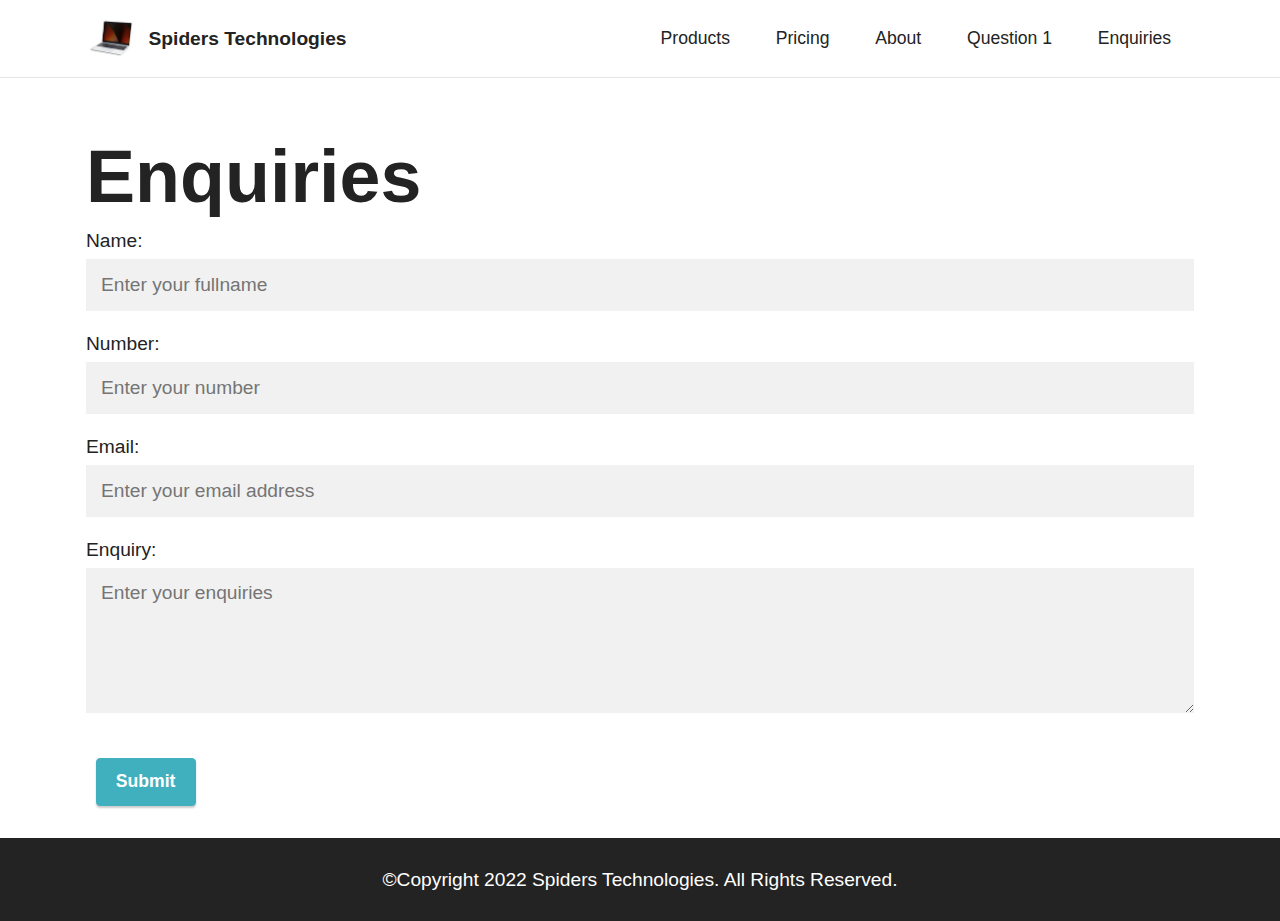
<file: enquiries.html>
<!DOCTYPE html>
<html  >
<head>
  <meta charset="UTF-8">
  <meta http-equiv="X-UA-Compatible" content="IE=edge">
  <meta name="twitter:card" content="summary_large_image"/>
  <meta name="twitter:image:src" content="">
  <meta property="og:image" content="">
  <meta name="twitter:title" content="Home">
  <meta name="viewport" content="width=device-width, initial-scale=1, minimum-scale=1">
  <link rel="shortcut icon" href="assets/images/logo.png" type="image/x-icon">
  <meta name="description" content=""> 
  
  <title>Home</title>
  
 <link rel="stylesheet" href="assets/bootstrap/css/bootstrap.min.css">
  <link rel="stylesheet" href="assets/bootstrap/css/bootstrap-grid.min.css">
  <link rel="stylesheet" href="assets/bootstrap/css/bootstrap-reboot.min.css">
  <link rel="preload" as="style" href="assets/bootstrap/css/mbr-additional.css"><link rel="stylesheet" href="assets/bootstrap/css/mbr-additional.css" type="text/css">
   <link rel="stylesheet" href="style.css">

</head>
<body>
  
  <section data-bs-version="5.1" class="menu cid-s48OLK6784" once="menu" id="menu1-h">
    
    <nav class="navbar navbar-dropdown navbar-fixed-top navbar-expand-lg">
        <div class="container">
            <div class="navbar-brand">
                <span class="navbar-logo">
                    <a href="index.html">
                        <img src="assets/images/hp_250.jpg" alt="Go to home page" style="height: 3.8rem;">
                    </a>
                </span>
                <span class="navbar-caption-wrap"><a class="navbar-caption text-black display-7" href="index.html">Spiders Technologies</a></span>
            </div>
            <button class="navbar-toggler" type="button" data-toggle="collapse" data-bs-toggle="collapse" data-target="#navbarSupportedContent" data-bs-target="#navbarSupportedContent" aria-controls="navbarNavAltMarkup" aria-expanded="false" aria-label="Toggle navigation">
                <div class="hamburger">
                    <span></span>
                    <span></span>
                    <span></span>
                    <span></span>
                </div>
            </button>
            <div class="collapse navbar-collapse" id="navbarSupportedContent">
                <ul class="navbar-nav nav-dropdown nav-right" data-app-modern-menu="true">
                    <li class="nav-item"><a class="nav-link link text-black display-4" href="products.html">Products</a></li>
                    <li class="nav-item"><a class="nav-link link text-black display-4" href="pricing.html">Pricing</a></li>
                    <li class="nav-item"><a class="nav-link link text-black display-4" href="about.html">About</a></li>
                    <li class="nav-item"><a class="nav-link link text-black display-4" href="QN1.html">Question 1</a></li>
                    <li class="nav-item"><a class="nav-link link text-black display-4" href="enquiries.html">Enquiries</a></li>
                </ul>
                
            </div>
        </div>
    </nav>

</section>

<section data-bs-version="5.1" class="content1 cid-s48udlf8KU" id="content1-8"> 
<div class="container">
    <form action="enquiries.html" method="post" id="enquiries">
        <h1 class="mbr-section-title mbr-fonts-style mb-3 display-1"><strong>Enquiries</strong></h1>

        <div class="field">
            <label for="myName" class="mbr-text mbr-fonts-style display-7">Name:</label>
            <input type="text" id="myName" name="myName" placeholder="Enter your fullname" class="mbr-text mbr-fonts-style display-7">
            <small></small>
        </div>

        <div class="field">
            <label for="myNumber" class="mbr-text mbr-fonts-style display-7">Number:</label>
            <input type="text" id="myNumber" name="myNumber" placeholder="Enter your number" class="mbr-text mbr-fonts-style display-7">
            <small></small>
        </div>

        <div class="field">
            <label for="myEmail" class="mbr-text mbr-fonts-style display-7">Email:</label>
            <input type="text" id="myEmail" name="myEmail" placeholder="Enter your email address" class="mbr-text mbr-fonts-style display-7">
            <small></small>
        </div>

        <div class="field">
            <label for="myEnquiry" class="mbr-text mbr-fonts-style display-7">Enquiry:</label>
            <textarea id="myEnquiry" name="myEnquiry" placeholder="Enter your enquiries" rows="6" class="mbr-text mbr-fonts-style display-7"></textarea>
            <small></small>
        </div>

        <div class="mbr-section-btn mt-3">
            <button type="submit" class="btn btn-success display-4">Submit</button>
        </div>

    </form>
</div>

<script src="validation.js"></script>
</section>

<section data-bs-version="5.1" class="footer3 cid-s48P1Icc8J" once="footers" id="footer3-i">
    <div class="container">
        <div class="media-container-row align-center mbr-white">
            
            <div class="row row-copirayt">
                <p class="mbr-text mb-0 mbr-fonts-style mbr-white align-center display-7">
                    &copy;Copyright 2022 Spiders Technologies. All Rights Reserved.
                </p>
            </div>
        </div>
    </div>
</section> 
  
</body>
</html>
</file>
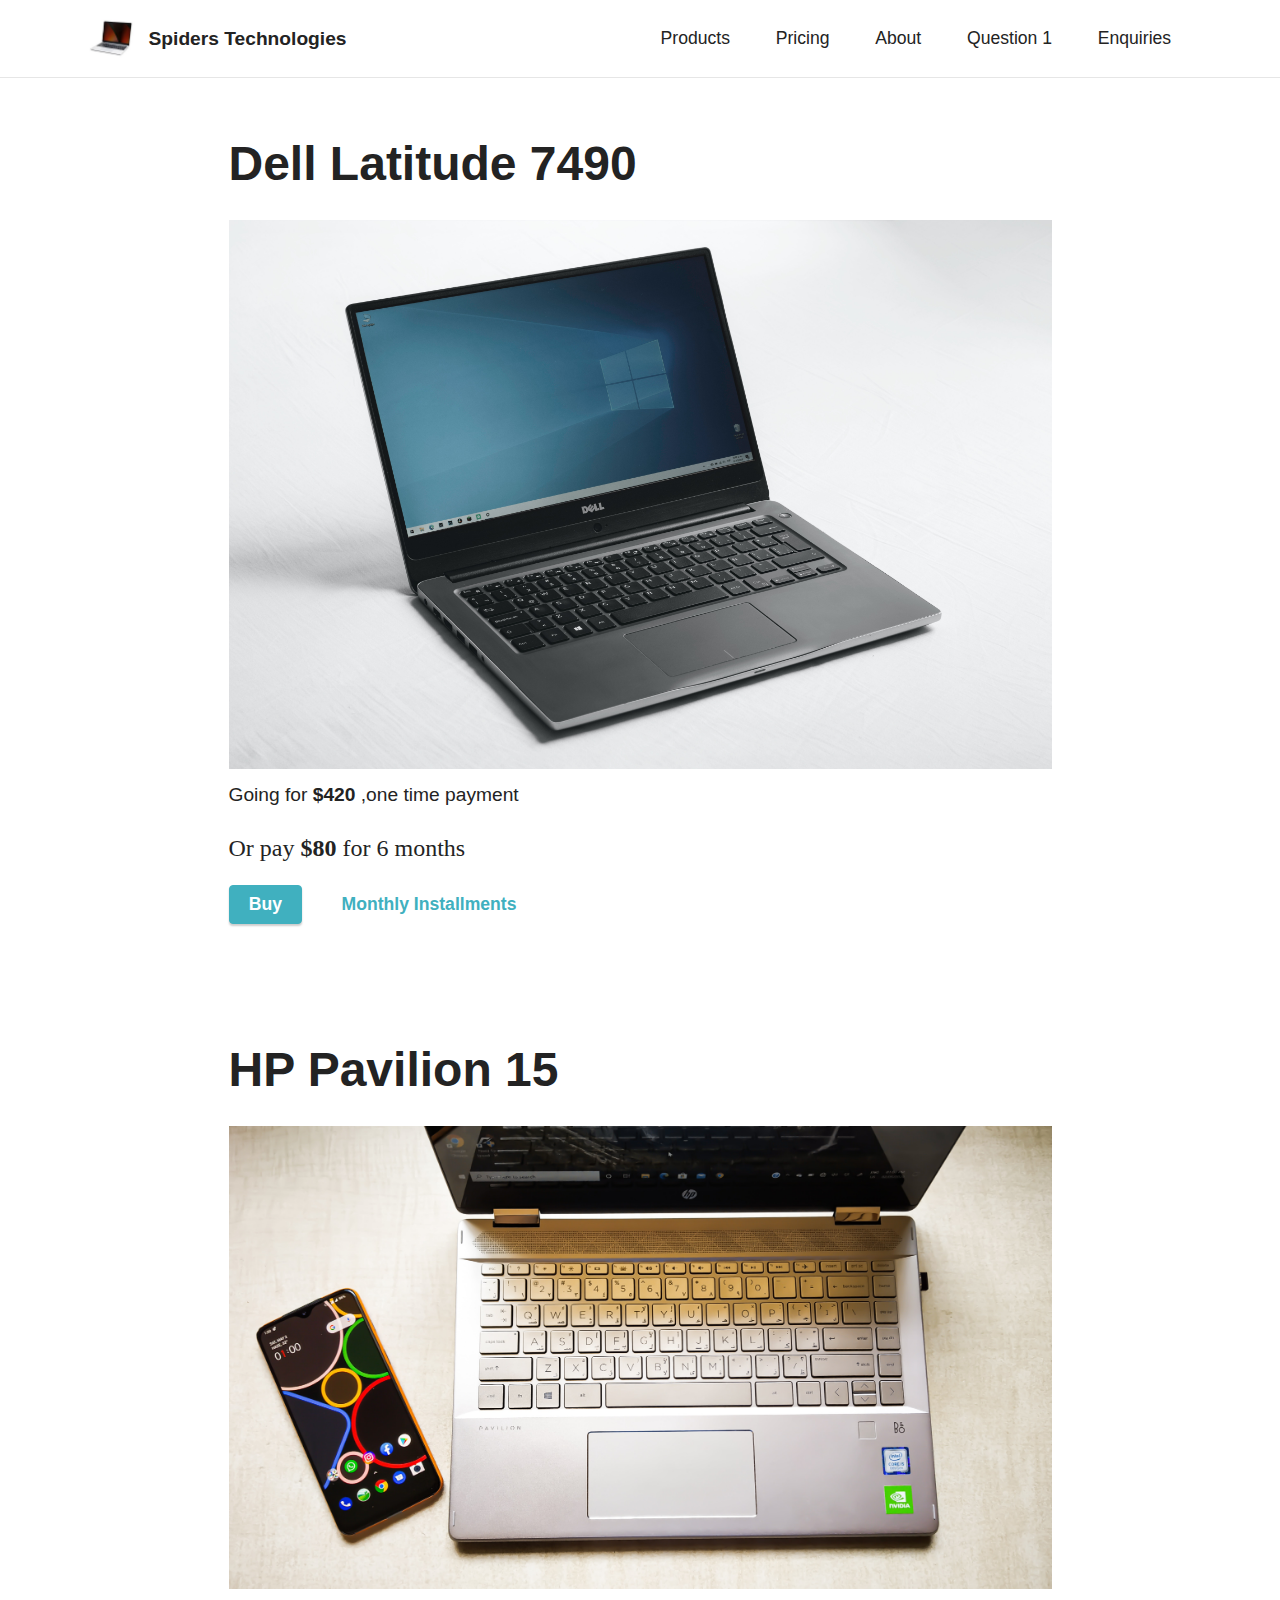
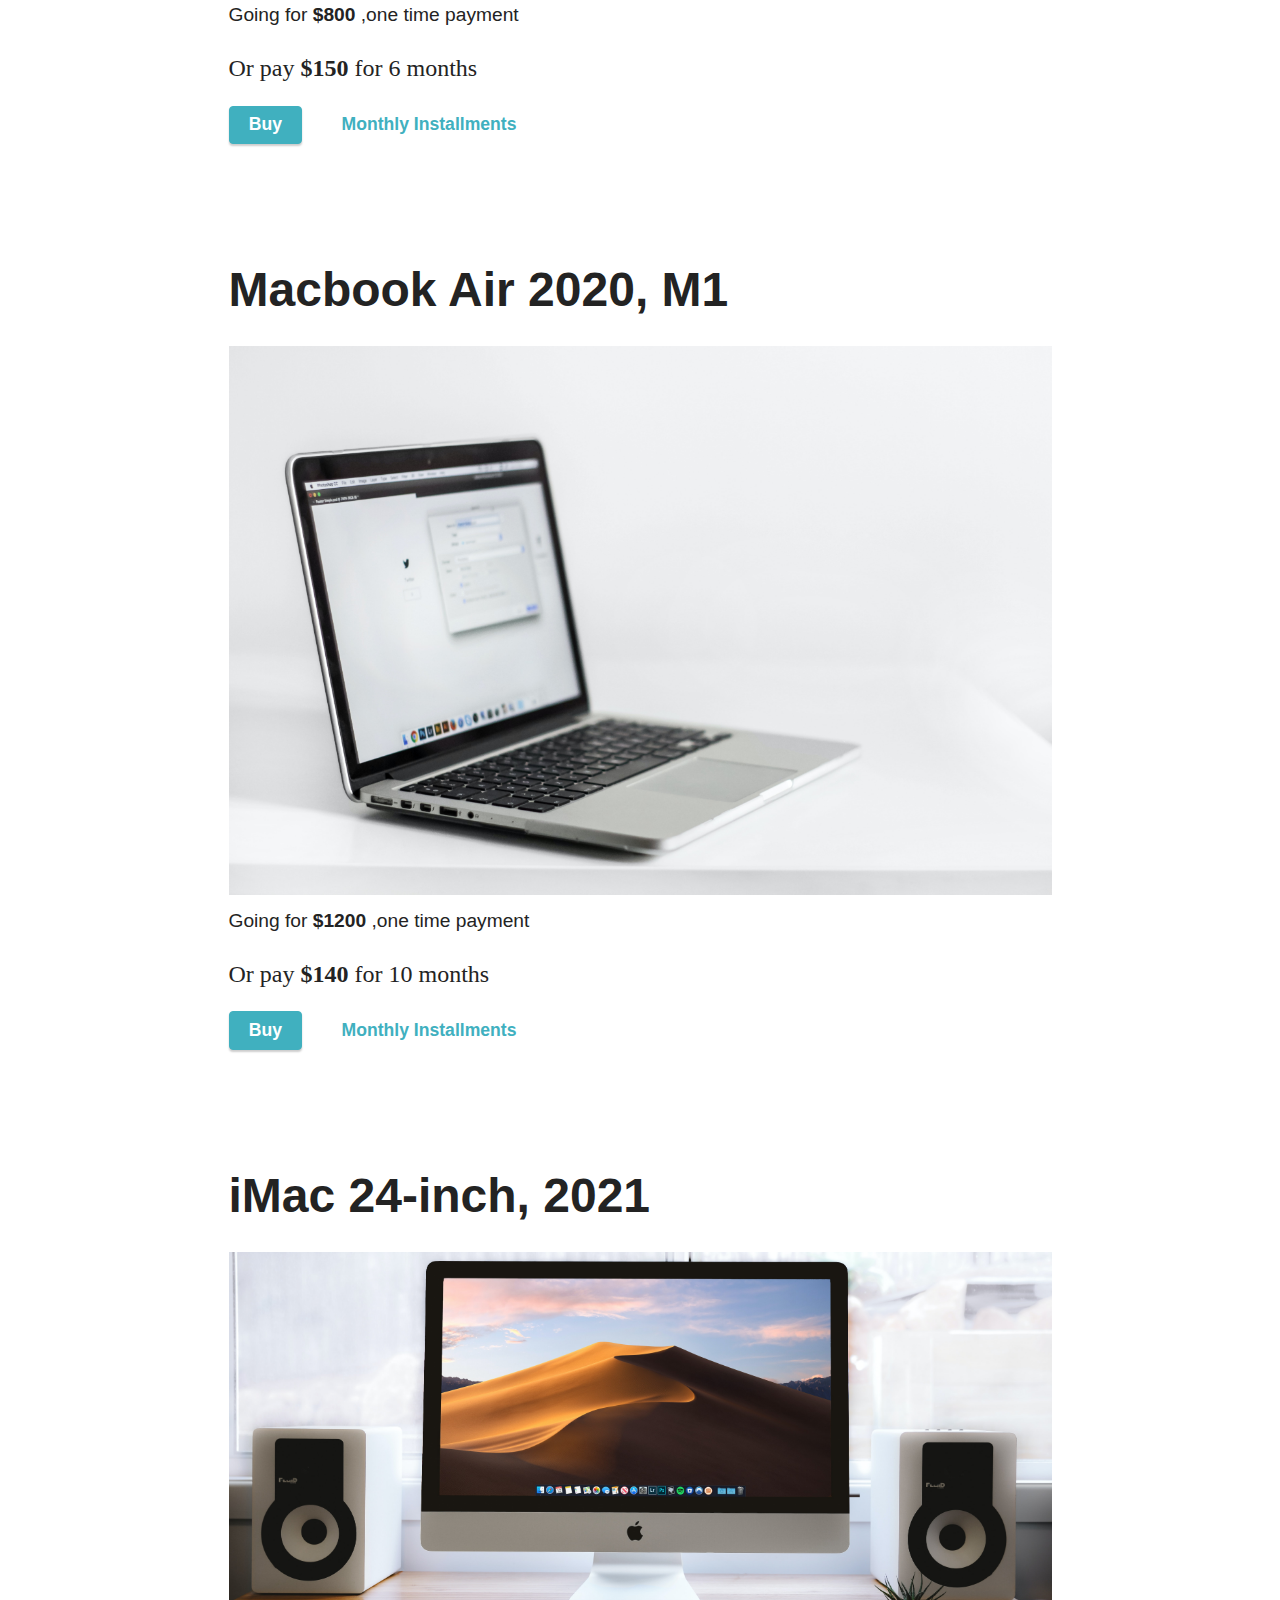
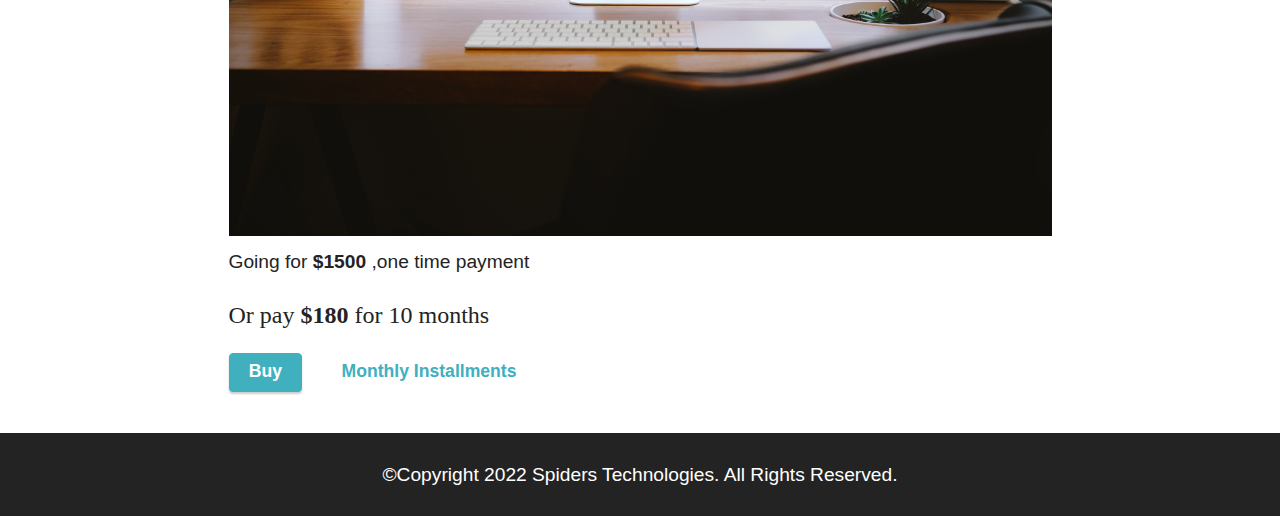
<file: pricing.html>
<!DOCTYPE html>
<html  >
<head>
  <meta charset="UTF-8">
  <meta http-equiv="X-UA-Compatible" content="IE=edge">
  <meta name="twitter:card" content="summary_large_image"/>
  <meta name="twitter:image:src" content="">
  <meta property="og:image" content="">
  <meta name="twitter:title" content="Home">
  <meta name="viewport" content="width=device-width, initial-scale=1, minimum-scale=1">
  <link rel="shortcut icon" href="assets/images/logo.png" type="image/x-icon">
  <meta name="description" content=""> 
  
  <title>Pricing</title>

<link rel="stylesheet" href="assets/bootstrap/css/bootstrap.min.css">
  <link rel="stylesheet" href="assets/bootstrap/css/bootstrap-grid.min.css">
  <link rel="stylesheet" href="assets/bootstrap/css/bootstrap-reboot.min.css">
  <link rel="preload" as="style" href="assets/bootstrap/css/mbr-additional.css"><link rel="stylesheet" href="assets/bootstrap/css/mbr-additional.css" type="text/css">
   <link rel="stylesheet" href="style.css">
  
</head>
<body>
  
  <section data-bs-version="5.1" class="menu cid-s48OLK6784" once="menu" id="menu1-h">
    
    <nav class="navbar navbar-dropdown navbar-fixed-top navbar-expand-lg">
        <div class="container">
            <div class="navbar-brand">
                <span class="navbar-logo">
                    <a href="index.html">
                        <img src="assets/images/hp_250.jpg" alt="Go to home page" style="height: 3.8rem;">
                    </a>
                </span>
                <span class="navbar-caption-wrap"><a class="navbar-caption text-black display-7" href="index.html">Spiders Technologies</a></span>
            </div>
            <button class="navbar-toggler" type="button" data-toggle="collapse" data-bs-toggle="collapse" data-target="#navbarSupportedContent" data-bs-target="#navbarSupportedContent" aria-controls="navbarNavAltMarkup" aria-expanded="false" aria-label="Toggle navigation">
                <div class="hamburger">
                    <span></span>
                    <span></span>
                    <span></span>
                    <span></span>
                </div>
            </button>
            <div class="collapse navbar-collapse" id="navbarSupportedContent">
                <ul class="navbar-nav nav-dropdown nav-right" data-app-modern-menu="true">
                    <li class="nav-item"><a class="nav-link link text-black display-4" href="products.html">Products</a></li>
                    <li class="nav-item"><a class="nav-link link text-black display-4" href="pricing.html">Pricing</a></li>
                    <li class="nav-item"><a class="nav-link link text-black display-4" href="about.html">About</a></li>
                    <li class="nav-item"><a class="nav-link link text-black display-4" href="QN1.html">Question 1</a></li>
                  <li class="nav-item"><a class="nav-link link text-black display-4" href="enquiries.html">Enquiries</a></li>
                </ul>
                
            </div>
        </div>
    </nav>

</section>

<section data-bs-version="5.1" class="content1 cid-s48udlf8KU" id="content1-8"> 
    <div class="container">
        <div class="row justify-content-center">
            <div class="title col-12 col-md-9">
                <h3 class="mbr-section-title mbr-fonts-style align-center mb-4 display-2"><strong>Dell Latitude 7490</strong></h3>
                <img src="assets/images/0_dell_latitude.jpg">
                <p></p>
                <h4 class="mbr-section-subtitle align-center mbr-fonts-style mb-4 display-7">Going for <strong>$420</strong> ,one time payment</h4>
                <h4 class="navbar-caption-wrap">Or pay <strong>$80</strong> for 6 months</h4>
                <div class="mbr-section-btn mt-3"><a class="btn btn-success display-4" href="">Buy</a>
                     <a class="btn btn-success-outline display-4" href="">Monthly Installments</a></div>
            </div>
        </div>
    </div>
</section>

<section data-bs-version="5.1" class="content1 cid-s48udlf8KU" id="content1-8"> 
    <div class="container">
        <div class="row justify-content-center">
            <div class="title col-12 col-md-9">
                <h3 class="mbr-section-title mbr-fonts-style align-center mb-4 display-2"><strong>HP Pavilion 15</strong></h3>
                <img src="assets/images/0_hp_pavilion.jpg">
                <p></p>
                <h4 class="mbr-section-subtitle align-center mbr-fonts-style mb-4 display-7">Going for <strong>$800</strong> ,one time payment</h4>
                <h4 class="navbar-caption-wrap">Or pay <strong>$150</strong> for 6 months</h4>
                <div class="mbr-section-btn mt-3"><a class="btn btn-success display-4" href="">Buy</a>
                     <a class="btn btn-success-outline display-4" href="">Monthly Installments</a></div>
            </div>
        </div>
    </div>
</section>

<section data-bs-version="5.1" class="content1 cid-s48udlf8KU" id="content1-8"> 
    <div class="container">
        <div class="row justify-content-center">
            <div class="title col-12 col-md-9">
                <h3 class="mbr-section-title mbr-fonts-style align-center mb-4 display-2"><strong>Macbook Air 2020, M1</strong></h3>
                <img src="assets/images/0_macbook_air.jpg">
                <p></p>
                <h4 class="mbr-section-subtitle align-center mbr-fonts-style mb-4 display-7">Going for <strong>$1200</strong> ,one time payment</h4>
                <h4 class="navbar-caption-wrap">Or pay <strong>$140</strong> for 10 months</h4>
                <div class="mbr-section-btn mt-3"><a class="btn btn-success display-4" href="">Buy</a>
                     <a class="btn btn-success-outline display-4" href="">Monthly Installments</a></div>
            </div>
        </div>
    </div>
</section>

<section data-bs-version="5.1" class="content1 cid-s48udlf8KU" id="content1-8"> 
    <div class="container">
        <div class="row justify-content-center">
            <div class="title col-12 col-md-9">
                <h3 class="mbr-section-title mbr-fonts-style align-center mb-4 display-2"><strong>iMac 24-inch, 2021</strong></h3>
                <img src="assets/images//0_macbook_tv.jpg">
                <p></p>
                <h4 class="mbr-section-subtitle align-center mbr-fonts-style mb-4 display-7">Going for <strong>$1500</strong> ,one time payment</h4>
                <h4 class="navbar-caption-wrap">Or pay <strong>$180</strong> for 10 months</h4>
                <div class="mbr-section-btn mt-3"><a class="btn btn-success display-4" href="">Buy</a>
                     <a class="btn btn-success-outline display-4" href="">Monthly Installments</a></div>
            </div>
        </div>
    </div>
</section>


<section data-bs-version="5.1" class="footer3 cid-s48P1Icc8J" once="footers" id="footer3-i">
    <div class="container">
        <div class="media-container-row align-center mbr-white">
            
            <div class="row row-copirayt">
                <p class="mbr-text mb-0 mbr-fonts-style mbr-white align-center display-7">
                    &copy;Copyright 2022 Spiders Technologies. All Rights Reserved.
                </p>
            </div>
        </div>
    </div>
</section> 
  
</body>
</html>
</file>
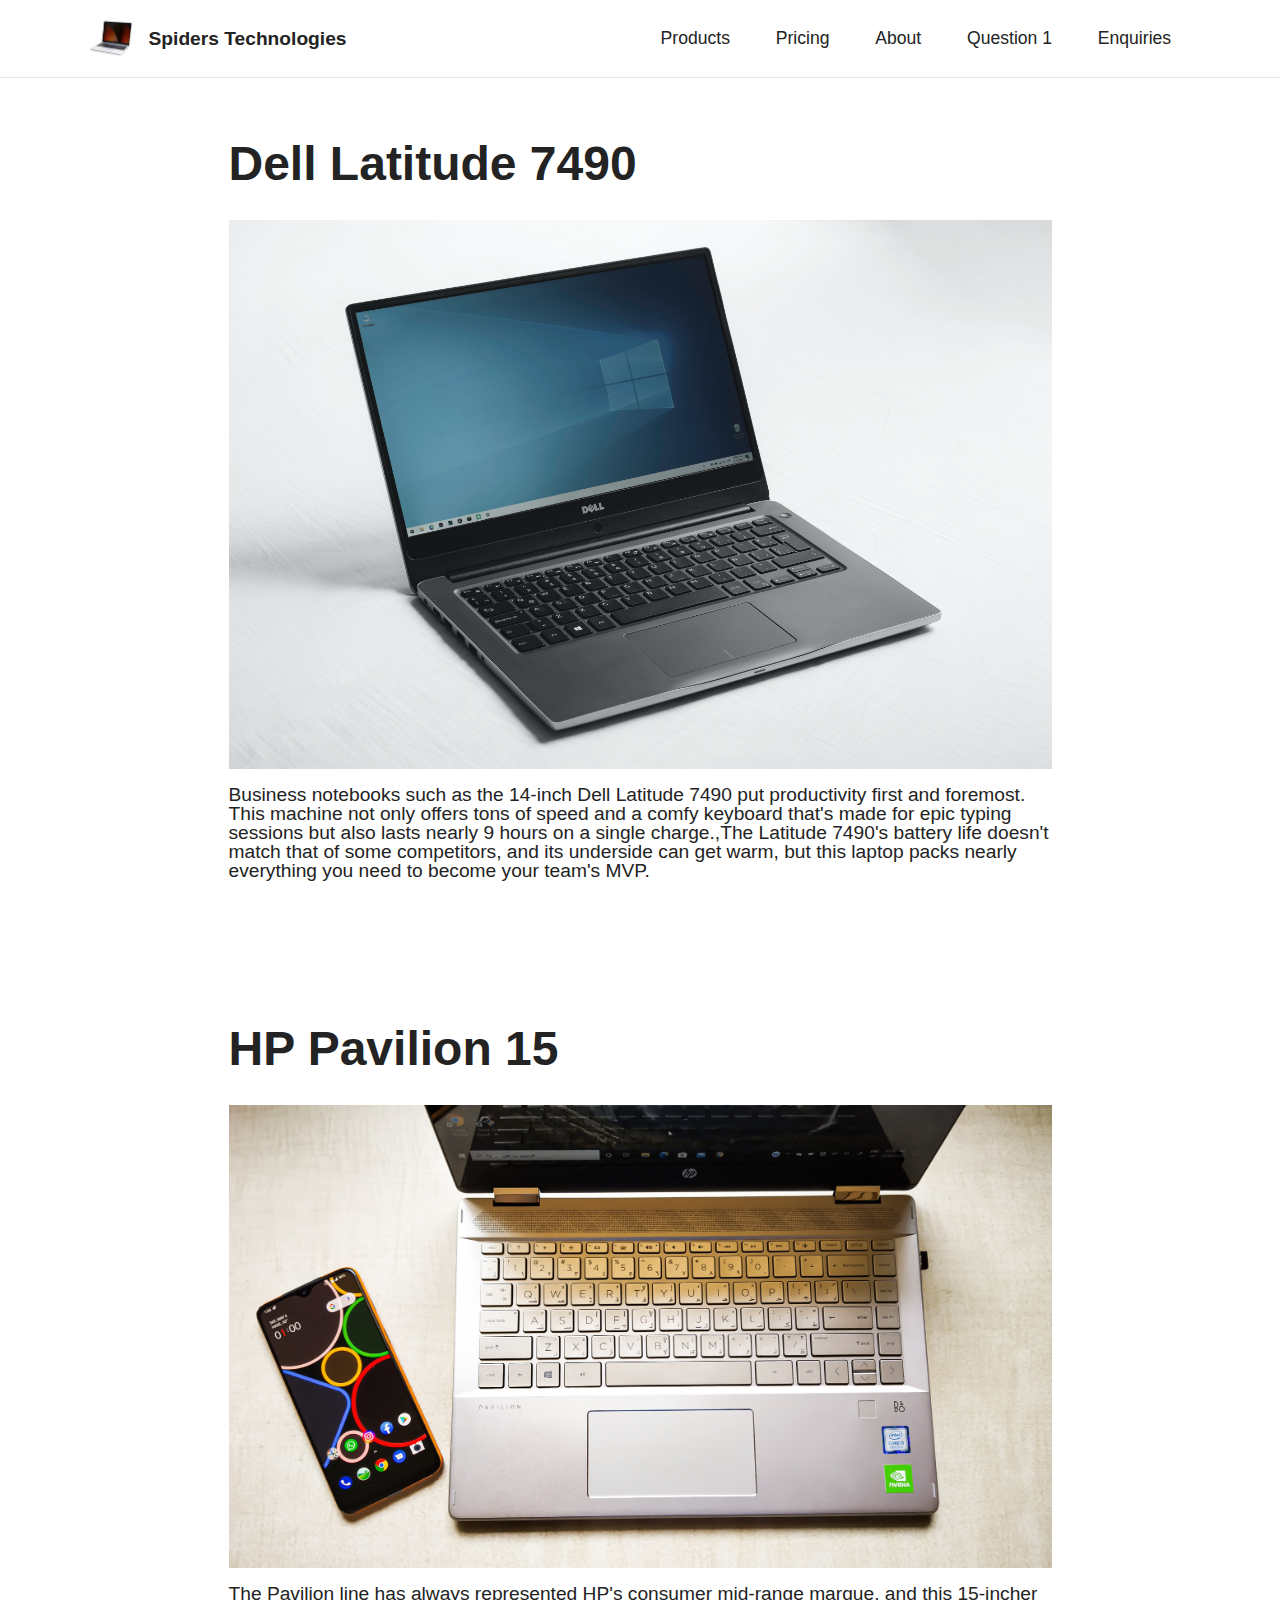
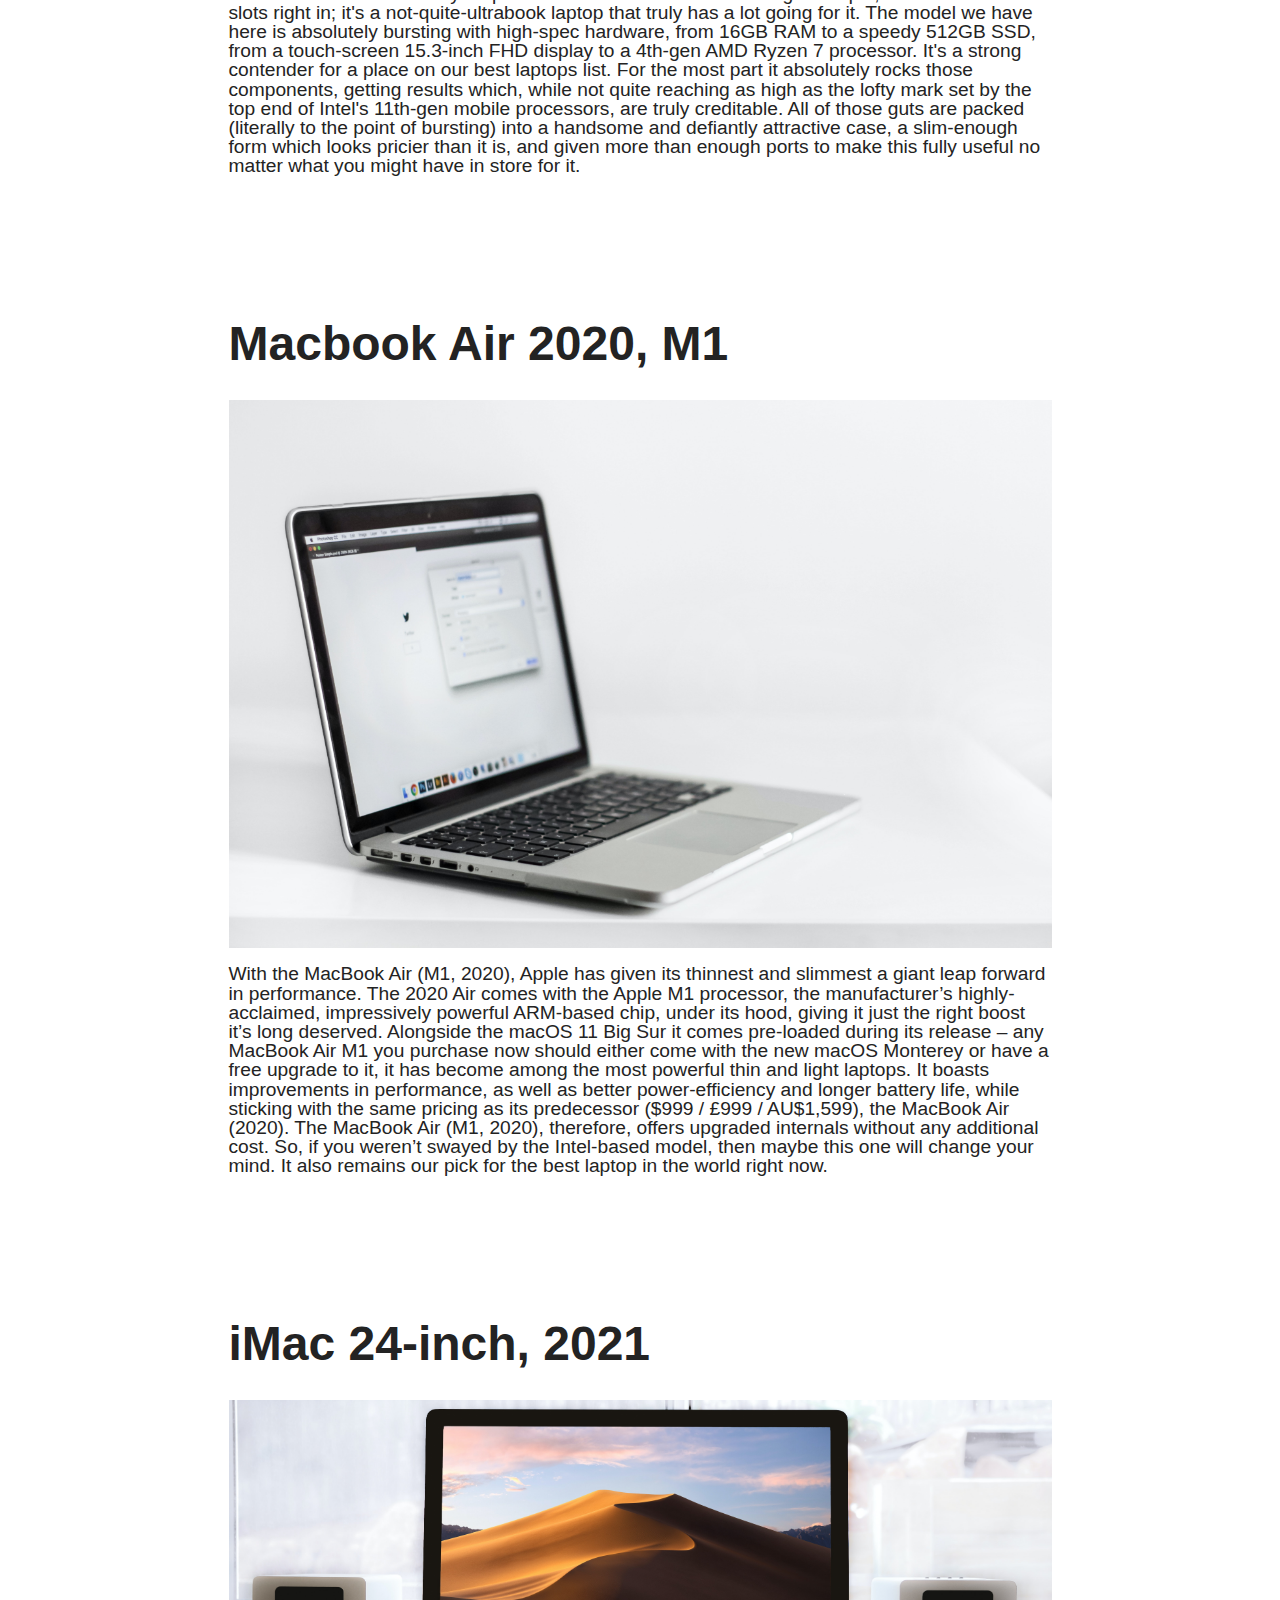
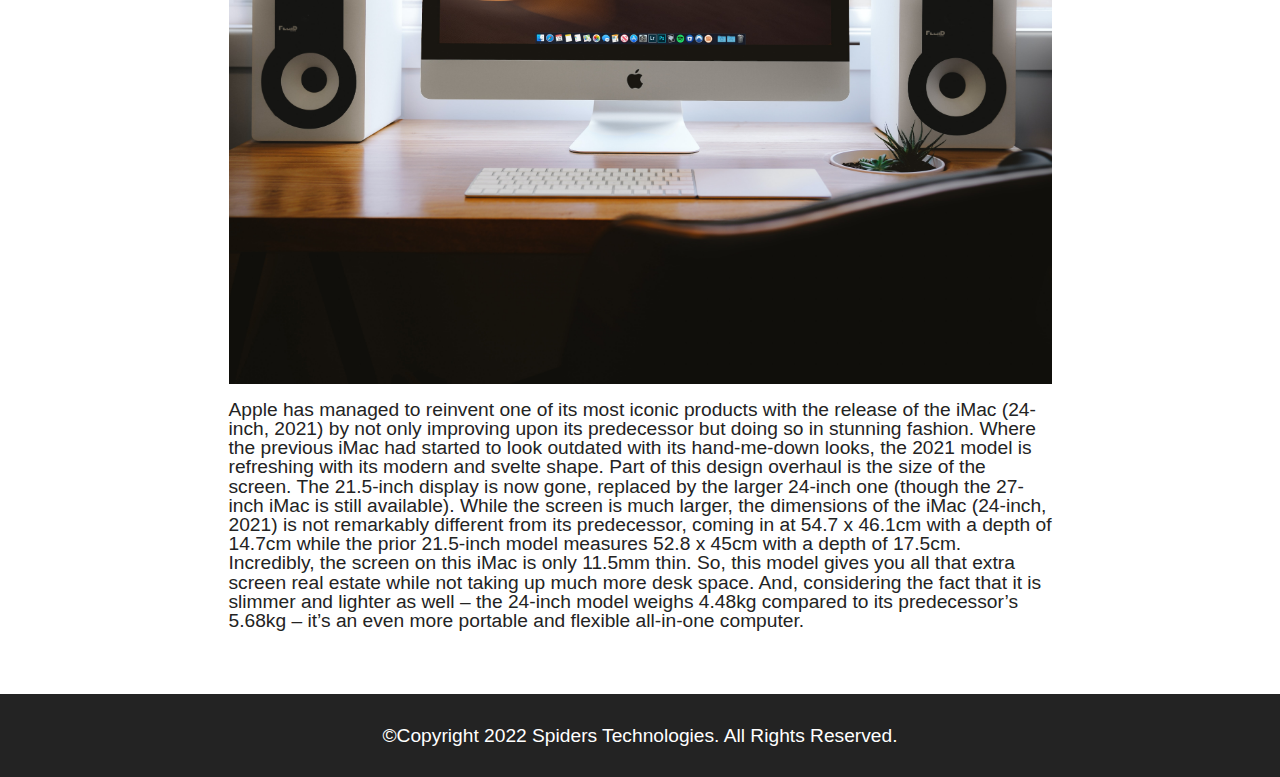
<file: products.html>
<!DOCTYPE html>
<html  >
<head>
  <meta charset="UTF-8">
  <meta http-equiv="X-UA-Compatible" content="IE=edge">
  <meta name="twitter:card" content="summary_large_image"/>
  <meta name="twitter:image:src" content="">
  <meta property="og:image" content="">
  <meta name="twitter:title" content="Home">
  <meta name="viewport" content="width=device-width, initial-scale=1, minimum-scale=1">
  <link rel="shortcut icon" href="assets/images/logo.png" type="image/x-icon">
  <meta name="description" content=""> 
  
  <title>Products</title>

 <link rel="stylesheet" href="assets/bootstrap/css/bootstrap.min.css">
  <link rel="stylesheet" href="assets/bootstrap/css/bootstrap-grid.min.css">
  <link rel="stylesheet" href="assets/bootstrap/css/bootstrap-reboot.min.css">
  <link rel="preload" as="style" href="assets/bootstrap/css/mbr-additional.css"><link rel="stylesheet" href="assets/bootstrap/css/mbr-additional.css" type="text/css">
   <link rel="stylesheet" href="style.css">
  
</head>
<body>
  
  <section data-bs-version="5.1" class="menu cid-s48OLK6784" once="menu" id="menu1-h">
    
    <nav class="navbar navbar-dropdown navbar-fixed-top navbar-expand-lg">
        <div class="container">
            <div class="navbar-brand">
                <span class="navbar-logo">
                    <a href="index.html">
                        <img src="assets/images/hp_250.jpg" alt="Go to home page" style="height: 3.8rem;">
                    </a>
                </span>
                <span class="navbar-caption-wrap"><a class="navbar-caption text-black display-7" href="index.html">Spiders Technologies</a></span>
            </div>
            <button class="navbar-toggler" type="button" data-toggle="collapse" data-bs-toggle="collapse" data-target="#navbarSupportedContent" data-bs-target="#navbarSupportedContent" aria-controls="navbarNavAltMarkup" aria-expanded="false" aria-label="Toggle navigation">
                <div class="hamburger">
                    <span></span>
                    <span></span>
                    <span></span>
                    <span></span>
                </div>
            </button>
            <div class="collapse navbar-collapse" id="navbarSupportedContent">
                <ul class="navbar-nav nav-dropdown nav-right" data-app-modern-menu="true">
                    <li class="nav-item"><a class="nav-link link text-black display-4" href="products.html">Products</a></li>
                    <li class="nav-item"><a class="nav-link link text-black display-4" href="pricing.html">Pricing</a></li>
                    <li class="nav-item"><a class="nav-link link text-black display-4" href="about.html">About</a></li>
                    <li class="nav-item"><a class="nav-link link text-black display-4" href="QN1.html">Question 1</a></li>
                  <li class="nav-item"><a class="nav-link link text-black display-4" href="enquiries.html">Enquiries</a></li>
                </ul>
                
            </div>
        </div>
    </nav>

</section>

<section data-bs-version="5.1" class="content1 cid-s48udlf8KU" id="content1-8"> 
    <div class="container">
        <div class="row justify-content-center">
            <div class="title col-12 col-md-9">
                <h3 class="mbr-section-title mbr-fonts-style align-center mb-4 display-2"><strong>Dell Latitude 7490</strong></h3>
                <img src="assets/images/0_dell_latitude.jpg">
                <p></p>
                <h4 class="mbr-section-subtitle align-center mbr-fonts-style mb-4 display-7">Business notebooks such as the 14-inch Dell Latitude 7490 put productivity first and foremost. This machine not only offers tons of speed and a comfy keyboard that's made for epic typing sessions but also lasts nearly 9 hours on a single charge.,The Latitude 7490's battery life doesn't match that of some competitors, and its underside can get warm, but this laptop packs nearly everything you need to become your team's MVP.</h4>
            </div>
        </div>
    </div>
</section>

<section data-bs-version="5.1" class="content1 cid-s48udlf8KU" id="content1-8"> 
    <div class="container">
        <div class="row justify-content-center">
            <div class="title col-12 col-md-9">
                <h3 class="mbr-section-title mbr-fonts-style align-center mb-4 display-2"><strong>HP Pavilion 15</strong></h3>
                <img src="assets/images/0_hp_pavilion.jpg">
                <p></p>
                <h4 class="mbr-section-subtitle align-center mbr-fonts-style mb-4 display-7">The Pavilion line has always represented HP's consumer mid-range marque, and this 15-incher slots right in; it's a not-quite-ultrabook laptop that truly has a lot going for it. The model we have here is absolutely bursting with high-spec hardware, from 16GB RAM to a speedy 512GB SSD, from a touch-screen 15.3-inch FHD display to a 4th-gen AMD Ryzen 7 processor. It's a strong contender for a place on our best laptops list.
                    For the most part it absolutely rocks those components, getting results which, while not quite reaching as high as the lofty mark set by the top end of Intel's 11th-gen mobile processors, are truly creditable.
                    All of those guts are packed (literally to the point of bursting) into a handsome and defiantly attractive case, a slim-enough form which looks pricier than it is, and given more than enough ports to make this fully useful no matter what you might have in store for it.</h4>
            </div>
        </div>
    </div>
</section>

<section data-bs-version="5.1" class="content1 cid-s48udlf8KU" id="content1-8"> 
    <div class="container">
        <div class="row justify-content-center">
            <div class="title col-12 col-md-9">
                <h3 class="mbr-section-title mbr-fonts-style align-center mb-4 display-2"><strong>Macbook Air 2020, M1</strong></h3>
                <img src="assets/images/0_macbook_air.jpg">
                <p></p>
                <h4 class="mbr-section-subtitle align-center mbr-fonts-style mb-4 display-7">With the MacBook Air (M1, 2020), Apple has given its thinnest and slimmest a giant leap forward in performance. The 2020 Air comes with the Apple M1 processor, the manufacturer’s highly-acclaimed, impressively powerful ARM-based chip, under its hood, giving it just the right boost it’s long deserved.
                    Alongside the macOS 11 Big Sur it comes pre-loaded during its release – any MacBook Air M1 you purchase now should either come with the new macOS Monterey or have a free upgrade to it, it has become among the most powerful thin and light laptops. It boasts improvements in performance, as well as better power-efficiency and longer battery life, while sticking with the same pricing as its predecessor ($999 / £999 / AU$1,599), the MacBook Air (2020).                    
                    The MacBook Air (M1, 2020), therefore, offers upgraded internals without any additional cost. So, if you weren’t swayed by the Intel-based model, then maybe this one will change your mind. It also remains our pick for the best laptop in the world right now.</h4>
            </div>
        </div>
    </div>
</section>

<section data-bs-version="5.1" class="content1 cid-s48udlf8KU" id="content1-8"> 
    <div class="container">
        <div class="row justify-content-center">
            <div class="title col-12 col-md-9">
                <h3 class="mbr-section-title mbr-fonts-style align-center mb-4 display-2"><strong>iMac 24-inch, 2021</strong></h3>
                <img src="assets/images//0_macbook_tv.jpg">
                <p></p>
                <h4 class="mbr-section-subtitle align-center mbr-fonts-style mb-4 display-7">Apple has managed to reinvent one of its most iconic products with the release of the iMac (24-inch, 2021) by not only improving upon its predecessor but doing so in stunning fashion. Where the previous iMac had started to look outdated with its hand-me-down looks, the 2021 model is refreshing with its modern and svelte shape.
                    Part of this design overhaul is the size of the screen. The 21.5-inch display is now gone, replaced by the larger 24-inch one (though the 27-inch iMac is still available). While the screen is much larger, the dimensions of the iMac (24-inch, 2021) is not remarkably different from its predecessor, coming in at 54.7 x 46.1cm with a depth of 14.7cm while the prior 21.5-inch model measures 52.8 x 45cm with a depth of 17.5cm. Incredibly, the screen on this iMac is only 11.5mm thin.   
                    So, this model gives you all that extra screen real estate while not taking up much more desk space. And, considering the fact that it is slimmer and lighter as well – the 24-inch model weighs 4.48kg compared to its predecessor’s 5.68kg – it’s an even more portable and flexible all-in-one computer.</h4>
            </div>
        </div>
    </div>
</section>


<section data-bs-version="5.1" class="footer3 cid-s48P1Icc8J" once="footers" id="footer3-i">
    <div class="container">
        <div class="media-container-row align-center mbr-white">
            
            <div class="row row-copirayt">
                <p class="mbr-text mb-0 mbr-fonts-style mbr-white align-center display-7">
                    &copy;Copyright 2022 Spiders Technologies. All Rights Reserved.
                </p>
            </div>
        </div>
    </div>
</section> 
  
</body>
</html>
</file>
<file: assets/bootstrap/css/mbr-additional.css>
body {
  font-family: Jost;
}
.display-1 {
  font-family: 'Jost', sans-serif;
  font-size: 4.6rem;
  line-height: 1.1;
}
.display-1 > .mbr-iconfont {
  font-size: 5.75rem;
}
.display-2 {
  font-family: 'Jost', sans-serif;
  font-size: 3rem;
  line-height: 1.1;
}
.display-2 > .mbr-iconfont {
  font-size: 3.75rem;
}
.display-4 {
  font-family: 'Jost', sans-serif;
  font-size: 1.1rem;
  line-height: 1.5;
}
.display-4 > .mbr-iconfont {
  font-size: 1.375rem;
}
.display-5 {
  font-family: 'Jost', sans-serif;
  font-size: 2.2rem;
  line-height: 1.5;
}
.display-5 > .mbr-iconfont {
  font-size: 2.75rem;
}
.display-7 {
  font-family: 'Jost', sans-serif;
  font-size: 1.2rem;
  line-height: 1.5;
}
.display-7 > .mbr-iconfont {
  font-size: 1.5rem;
}
/* ---- Fluid typography for mobile devices ---- */
/* 1.4 - font scale ratio ( bootstrap == 1.42857 ) */
/* 100vw - current viewport width */
/* (48 - 20)  48 == 48rem == 768px, 20 == 20rem == 320px(minimal supported viewport) */
/* 0.65 - min scale variable, may vary */
@media (max-width: 992px) {
  .display-1 {
    font-size: 3.68rem;
  }
}
@media (max-width: 768px) {
  .display-1 {
    font-size: 3.22rem;
    font-size: calc( 2.26rem + (4.6 - 2.26) * ((100vw - 20rem) / (48 - 20)));
    line-height: calc( 1.1 * (2.26rem + (4.6 - 2.26) * ((100vw - 20rem) / (48 - 20))));
  }
  .display-2 {
    font-size: 2.4rem;
    font-size: calc( 1.7rem + (3 - 1.7) * ((100vw - 20rem) / (48 - 20)));
    line-height: calc( 1.3 * (1.7rem + (3 - 1.7) * ((100vw - 20rem) / (48 - 20))));
  }
  .display-4 {
    font-size: 0.88rem;
    font-size: calc( 1.0350000000000001rem + (1.1 - 1.0350000000000001) * ((100vw - 20rem) / (48 - 20)));
    line-height: calc( 1.4 * (1.0350000000000001rem + (1.1 - 1.0350000000000001) * ((100vw - 20rem) / (48 - 20))));
  }
  .display-5 {
    font-size: 1.76rem;
    font-size: calc( 1.42rem + (2.2 - 1.42) * ((100vw - 20rem) / (48 - 20)));
    line-height: calc( 1.4 * (1.42rem + (2.2 - 1.42) * ((100vw - 20rem) / (48 - 20))));
  }
  .display-7 {
    font-size: 0.96rem;
    font-size: calc( 1.07rem + (1.2 - 1.07) * ((100vw - 20rem) / (48 - 20)));
    line-height: calc( 1.4 * (1.07rem + (1.2 - 1.07) * ((100vw - 20rem) / (48 - 20))));
  }
}
/* Buttons */
.btn {
  padding: 0.6rem 1.2rem;
  border-radius: 4px;
}
.btn-sm {
  padding: 0.6rem 1.2rem;
  border-radius: 4px;
}
.btn-md {
  padding: 0.6rem 1.2rem;
  border-radius: 4px;
}
.btn-lg {
  padding: 1rem 2.6rem;
  border-radius: 4px;
}
.bg-primary {
  background-color: #6592e6 !important;
}
.bg-success {
  background-color: #40b0bf !important;
}
.bg-info {
  background-color: #47b5ed !important;
}
.bg-warning {
  background-color: #ffe161 !important;
}
.bg-danger {
  background-color: #ff9966 !important;
}
.btn-primary,
.btn-primary:active {
  background-color: #6592e6 !important;
  border-color: #6592e6 !important;
  color: #ffffff !important;
  box-shadow: 0 2px 2px 0 rgba(0, 0, 0, 0.2);
}
.btn-primary:hover,
.btn-primary:focus,
.btn-primary.focus,
.btn-primary.active {
  color: #ffffff !important;
  background-color: #2260d2 !important;
  border-color: #2260d2 !important;
  box-shadow: 0 2px 5px 0 rgba(0, 0, 0, 0.2);
}
.btn-primary.disabled,
.btn-primary:disabled {
  color: #ffffff !important;
  background-color: #2260d2 !important;
  border-color: #2260d2 !important;
}
.btn-secondary,
.btn-secondary:active {
  background-color: #ff6666 !important;
  border-color: #ff6666 !important;
  color: #ffffff !important;
  box-shadow: 0 2px 2px 0 rgba(0, 0, 0, 0.2);
}
.btn-secondary:hover,
.btn-secondary:focus,
.btn-secondary.focus,
.btn-secondary.active {
  color: #ffffff !important;
  background-color: #ff0f0f !important;
  border-color: #ff0f0f !important;
  box-shadow: 0 2px 5px 0 rgba(0, 0, 0, 0.2);
}
.btn-secondary.disabled,
.btn-secondary:disabled {
  color: #ffffff !important;
  background-color: #ff0f0f !important;
  border-color: #ff0f0f !important;
}
.btn-info,
.btn-info:active {
  background-color: #47b5ed !important;
  border-color: #47b5ed !important;
  color: #ffffff !important;
  box-shadow: 0 2px 2px 0 rgba(0, 0, 0, 0.2);
}
.btn-info:hover,
.btn-info:focus,
.btn-info.focus,
.btn-info.active {
  color: #ffffff !important;
  background-color: #148cca !important;
  border-color: #148cca !important;
  box-shadow: 0 2px 5px 0 rgba(0, 0, 0, 0.2);
}
.btn-info.disabled,
.btn-info:disabled {
  color: #ffffff !important;
  background-color: #148cca !important;
  border-color: #148cca !important;
}
.btn-success,
.btn-success:active {
  background-color: #40b0bf !important;
  border-color: #40b0bf !important;
  color: #ffffff !important;
  box-shadow: 0 2px 2px 0 rgba(0, 0, 0, 0.2);
}
.btn-success:hover,
.btn-success:focus,
.btn-success.focus,
.btn-success.active {
  color: #ffffff !important;
  background-color: #2a747e !important;
  border-color: #2a747e !important;
  box-shadow: 0 2px 5px 0 rgba(0, 0, 0, 0.2);
}
.btn-success.disabled,
.btn-success:disabled {
  color: #ffffff !important;
  background-color: #2a747e !important;
  border-color: #2a747e !important;
}
.btn-warning,
.btn-warning:active {
  background-color: #ffe161 !important;
  border-color: #ffe161 !important;
  color: #614f00 !important;
  box-shadow: 0 2px 2px 0 rgba(0, 0, 0, 0.2);
}
.btn-warning:hover,
.btn-warning:focus,
.btn-warning.focus,
.btn-warning.active {
  color: #0a0800 !important;
  background-color: #ffd10a !important;
  border-color: #ffd10a !important;
  box-shadow: 0 2px 5px 0 rgba(0, 0, 0, 0.2);
}
.btn-warning.disabled,
.btn-warning:disabled {
  color: #614f00 !important;
  background-color: #ffd10a !important;
  border-color: #ffd10a !important;
}
.btn-danger,
.btn-danger:active {
  background-color: #ff9966 !important;
  border-color: #ff9966 !important;
  color: #ffffff !important;
  box-shadow: 0 2px 2px 0 rgba(0, 0, 0, 0.2);
}
.btn-danger:hover,
.btn-danger:focus,
.btn-danger.focus,
.btn-danger.active {
  color: #ffffff !important;
  background-color: #ff5f0f !important;
  border-color: #ff5f0f !important;
  box-shadow: 0 2px 5px 0 rgba(0, 0, 0, 0.2);
}
.btn-danger.disabled,
.btn-danger:disabled {
  color: #ffffff !important;
  background-color: #ff5f0f !important;
  border-color: #ff5f0f !important;
}
.btn-white,
.btn-white:active {
  background-color: #fafafa !important;
  border-color: #fafafa !important;
  color: #7a7a7a !important;
  box-shadow: 0 2px 2px 0 rgba(0, 0, 0, 0.2);
}
.btn-white:hover,
.btn-white:focus,
.btn-white.focus,
.btn-white.active {
  color: #4f4f4f !important;
  background-color: #cfcfcf !important;
  border-color: #cfcfcf !important;
  box-shadow: 0 2px 5px 0 rgba(0, 0, 0, 0.2);
}
.btn-white.disabled,
.btn-white:disabled {
  color: #7a7a7a !important;
  background-color: #cfcfcf !important;
  border-color: #cfcfcf !important;
}
.btn-black,
.btn-black:active {
  background-color: #232323 !important;
  border-color: #232323 !important;
  color: #ffffff !important;
  box-shadow: 0 2px 2px 0 rgba(0, 0, 0, 0.2);
}
.btn-black:hover,
.btn-black:focus,
.btn-black.focus,
.btn-black.active {
  color: #ffffff !important;
  background-color: #000000 !important;
  border-color: #000000 !important;
  box-shadow: 0 2px 5px 0 rgba(0, 0, 0, 0.2);
}
.btn-black.disabled,
.btn-black:disabled {
  color: #ffffff !important;
  background-color: #000000 !important;
  border-color: #000000 !important;
}
.btn-primary-outline,
.btn-primary-outline:active {
  background-color: transparent !important;
  border-color: transparent;
  color: #6592e6;
}
.btn-primary-outline:hover,
.btn-primary-outline:focus,
.btn-primary-outline.focus,
.btn-primary-outline.active {
  color: #2260d2 !important;
  background-color: transparent!important;
  border-color: transparent!important;
  box-shadow: none!important;
}
.btn-primary-outline.disabled,
.btn-primary-outline:disabled {
  color: #ffffff !important;
  background-color: #6592e6 !important;
  border-color: #6592e6 !important;
}
.btn-secondary-outline,
.btn-secondary-outline:active {
  background-color: transparent !important;
  border-color: transparent;
  color: #ff6666;
}
.btn-secondary-outline:hover,
.btn-secondary-outline:focus,
.btn-secondary-outline.focus,
.btn-secondary-outline.active {
  color: #ff0f0f !important;
  background-color: transparent!important;
  border-color: transparent!important;
  box-shadow: none!important;
}
.btn-secondary-outline.disabled,
.btn-secondary-outline:disabled {
  color: #ffffff !important;
  background-color: #ff6666 !important;
  border-color: #ff6666 !important;
}
.btn-info-outline,
.btn-info-outline:active {
  background-color: transparent !important;
  border-color: transparent;
  color: #47b5ed;
}
.btn-info-outline:hover,
.btn-info-outline:focus,
.btn-info-outline.focus,
.btn-info-outline.active {
  color: #148cca !important;
  background-color: transparent!important;
  border-color: transparent!important;
  box-shadow: none!important;
}
.btn-info-outline.disabled,
.btn-info-outline:disabled {
  color: #ffffff !important;
  background-color: #47b5ed !important;
  border-color: #47b5ed !important;
}
.btn-success-outline,
.btn-success-outline:active {
  background-color: transparent !important;
  border-color: transparent;
  color: #40b0bf;
}
.btn-success-outline:hover,
.btn-success-outline:focus,
.btn-success-outline.focus,
.btn-success-outline.active {
  color: #2a747e !important;
  background-color: transparent!important;
  border-color: transparent!important;
  box-shadow: none!important;
}
.btn-success-outline.disabled,
.btn-success-outline:disabled {
  color: #ffffff !important;
  background-color: #40b0bf !important;
  border-color: #40b0bf !important;
}
.btn-warning-outline,
.btn-warning-outline:active {
  background-color: transparent !important;
  border-color: transparent;
  color: #ffe161;
}
.btn-warning-outline:hover,
.btn-warning-outline:focus,
.btn-warning-outline.focus,
.btn-warning-outline.active {
  color: #ffd10a !important;
  background-color: transparent!important;
  border-color: transparent!important;
  box-shadow: none!important;
}
.btn-warning-outline.disabled,
.btn-warning-outline:disabled {
  color: #614f00 !important;
  background-color: #ffe161 !important;
  border-color: #ffe161 !important;
}
.btn-danger-outline,
.btn-danger-outline:active {
  background-color: transparent !important;
  border-color: transparent;
  color: #ff9966;
}
.btn-danger-outline:hover,
.btn-danger-outline:focus,
.btn-danger-outline.focus,
.btn-danger-outline.active {
  color: #ff5f0f !important;
  background-color: transparent!important;
  border-color: transparent!important;
  box-shadow: none!important;
}
.btn-danger-outline.disabled,
.btn-danger-outline:disabled {
  color: #ffffff !important;
  background-color: #ff9966 !important;
  border-color: #ff9966 !important;
}
.btn-black-outline,
.btn-black-outline:active {
  background-color: transparent !important;
  border-color: transparent;
  color: #232323;
}
.btn-black-outline:hover,
.btn-black-outline:focus,
.btn-black-outline.focus,
.btn-black-outline.active {
  color: #000000 !important;
  background-color: transparent!important;
  border-color: transparent!important;
  box-shadow: none!important;
}
.btn-black-outline.disabled,
.btn-black-outline:disabled {
  color: #ffffff !important;
  background-color: #232323 !important;
  border-color: #232323 !important;
}
.btn-white-outline,
.btn-white-outline:active {
  background-color: transparent !important;
  border-color: transparent;
  color: #fafafa;
}
.btn-white-outline:hover,
.btn-white-outline:focus,
.btn-white-outline.focus,
.btn-white-outline.active {
  color: #cfcfcf !important;
  background-color: transparent!important;
  border-color: transparent!important;
  box-shadow: none!important;
}
.btn-white-outline.disabled,
.btn-white-outline:disabled {
  color: #7a7a7a !important;
  background-color: #fafafa !important;
  border-color: #fafafa !important;
}
.text-primary {
  color: #6592e6 !important;
}
.text-secondary {
  color: #ff6666 !important;
}
.text-success {
  color: #40b0bf !important;
}
.text-info {
  color: #47b5ed !important;
}
.text-warning {
  color: #ffe161 !important;
}
.text-danger {
  color: #ff9966 !important;
}
.text-white {
  color: #fafafa !important;
}
.text-black {
  color: #232323 !important;
}
a.text-primary:hover,
a.text-primary:focus,
a.text-primary.active {
  color: #205ac5 !important;
}
a.text-secondary:hover,
a.text-secondary:focus,
a.text-secondary.active {
  color: #ff0000 !important;
}
a.text-success:hover,
a.text-success:focus,
a.text-success.active {
  color: #266a73 !important;
}
a.text-info:hover,
a.text-info:focus,
a.text-info.active {
  color: #1283bc !important;
}
a.text-warning:hover,
a.text-warning:focus,
a.text-warning.active {
  color: #facb00 !important;
}
a.text-danger:hover,
a.text-danger:focus,
a.text-danger.active {
  color: #ff5500 !important;
}
a.text-white:hover,
a.text-white:focus,
a.text-white.active {
  color: #c7c7c7 !important;
}
a.text-black:hover,
a.text-black:focus,
a.text-black.active {
  color: #000000 !important;
}
a[class*="text-"]:not(.nav-link):not(.dropdown-item):not([role]):not(.navbar-caption) {
  position: relative;
  background-image: transparent;
  background-size: 10000px 2px;
  background-repeat: no-repeat;
  background-position: 0px 1.2em;
  background-position: -10000px 1.2em;
}
a[class*="text-"]:not(.nav-link):not(.dropdown-item):not([role]):not(.navbar-caption):hover {
  transition: background-position 2s ease-in-out;
  background-image: linear-gradient(currentColor 50%, currentColor 50%);
  background-position: 0px 1.2em;
}
.nav-tabs .nav-link.active {
  color: #6592e6;
}
.nav-tabs .nav-link:not(.active) {
  color: #232323;
}
.alert-success {
  background-color: #70c770;
}
.alert-info {
  background-color: #47b5ed;
}
.alert-warning {
  background-color: #ffe161;
}
.alert-danger {
  background-color: #ff9966;
}
.mbr-gallery-filter li.active .btn {
  background-color: #6592e6;
  border-color: #6592e6;
  color: #ffffff;
}
.mbr-gallery-filter li.active .btn:focus {
  box-shadow: none;
}
a,
a:hover {
  color: #6592e6;
}
.mbr-plan-header.bg-primary .mbr-plan-subtitle,
.mbr-plan-header.bg-primary .mbr-plan-price-desc {
  color: #ffffff;
}
.mbr-plan-header.bg-success .mbr-plan-subtitle,
.mbr-plan-header.bg-success .mbr-plan-price-desc {
  color: #a0d8df;
}
.mbr-plan-header.bg-info .mbr-plan-subtitle,
.mbr-plan-header.bg-info .mbr-plan-price-desc {
  color: #ffffff;
}
.mbr-plan-header.bg-warning .mbr-plan-subtitle,
.mbr-plan-header.bg-warning .mbr-plan-price-desc {
  color: #ffffff;
}
.mbr-plan-header.bg-danger .mbr-plan-subtitle,
.mbr-plan-header.bg-danger .mbr-plan-price-desc {
  color: #ffffff;
}
/* Scroll to top button*/
.scrollToTop_wraper {
  display: none;
}
.form-control {
  font-family: 'Jost', sans-serif;
  font-size: 1.1rem;
  line-height: 1.5;
  font-weight: 400;
}
.form-control > .mbr-iconfont {
  font-size: 1.375rem;
}
.form-control:hover,
.form-control:focus {
  box-shadow: rgba(0, 0, 0, 0.07) 0px 1px 1px 0px, rgba(0, 0, 0, 0.07) 0px 1px 3px 0px, rgba(0, 0, 0, 0.03) 0px 0px 0px 1px;
  border-color: #6592e6 !important;
}
.form-control:-webkit-input-placeholder {
  font-family: 'Jost', sans-serif;
  font-size: 1.1rem;
  line-height: 1.5;
  font-weight: 400;
}
.form-control:-webkit-input-placeholder > .mbr-iconfont {
  font-size: 1.375rem;
}
blockquote {
  border-color: #6592e6;
}
/* Forms */
.jq-selectbox li:hover,
.jq-selectbox li.selected {
  background-color: #6592e6;
  color: #ffffff;
}
.jq-number__spin {
  transition: 0.25s ease;
}
.jq-number__spin:hover {
  border-color: #6592e6;
}
.jq-selectbox .jq-selectbox__trigger-arrow,
.jq-number__spin.minus:after,
.jq-number__spin.plus:after {
  transition: 0.4s;
  border-top-color: #353535;
  border-bottom-color: #353535;
}
.jq-selectbox:hover .jq-selectbox__trigger-arrow,
.jq-number__spin.minus:hover:after,
.jq-number__spin.plus:hover:after {
  border-top-color: #6592e6;
  border-bottom-color: #6592e6;
}
.xdsoft_datetimepicker .xdsoft_calendar td.xdsoft_default,
.xdsoft_datetimepicker .xdsoft_calendar td.xdsoft_current,
.xdsoft_datetimepicker .xdsoft_timepicker .xdsoft_time_box > div > div.xdsoft_current {
  color: #ffffff !important;
  background-color: #6592e6 !important;
  box-shadow: none !important;
}
.xdsoft_datetimepicker .xdsoft_calendar td:hover,
.xdsoft_datetimepicker .xdsoft_timepicker .xdsoft_time_box > div > div:hover {
  color: #000000 !important;
  background: #ff6666 !important;
  box-shadow: none !important;
}
.lazy-bg {
  background-image: none !important;
}
.lazy-placeholder:not(section),
.lazy-none {
  display: block;
  position: relative;
  padding-bottom: 56.25%;
  width: 100%;
  height: auto;
}
iframe.lazy-placeholder,
.lazy-placeholder:after {
  content: '';
  position: absolute;
  width: 200px;
  height: 200px;
  background: transparent no-repeat center;
  background-size: contain;
  top: 50%;
  left: 50%;
  transform: translateX(-50%) translateY(-50%);
  background-image: url("data:image/svg+xml;charset=UTF-8,%3csvg width='32' height='32' viewBox='0 0 64 64' xmlns='http://www.w3.org/2000/svg' stroke='%236592e6' %3e%3cg fill='none' fill-rule='evenodd'%3e%3cg transform='translate(16 16)' stroke-width='2'%3e%3ccircle stroke-opacity='.5' cx='16' cy='16' r='16'/%3e%3cpath d='M32 16c0-9.94-8.06-16-16-16'%3e%3canimateTransform attributeName='transform' type='rotate' from='0 16 16' to='360 16 16' dur='1s' repeatCount='indefinite'/%3e%3c/path%3e%3c/g%3e%3c/g%3e%3c/svg%3e");
}
section.lazy-placeholder:after {
  opacity: 0.5;
}
body {
  overflow-x: hidden;
}
a {
  transition: color 0.6s;
}
.cid-s48MCQYojq {
  background-image: url("../../../assets/images/background7.jpg");
}
.cid-s48MCQYojq .mbr-section-title {
  text-align: center;
}
.cid-s48MCQYojq .mbr-text,
.cid-s48MCQYojq .mbr-section-btn {
  color: #232323;
  text-align: center;
}
@media (max-width: 991px) {
  .cid-s48MCQYojq .mbr-section-title,
  .cid-s48MCQYojq .mbr-section-btn,
  .cid-s48MCQYojq .mbr-text {
    text-align: center;
  }
}
.cid-s48udlf8KU {
  padding-top: 5rem;
  padding-bottom: 2rem;
  background-color: #ffffff;
}
.cid-s48udlf8KU .mbr-section-title {
  text-align: left;
}
.cid-s48udlf8KU .mbr-section-subtitle {
  text-align: left;
}
.cid-s48upRUlSD {
  padding-top: 2rem;
  padding-bottom: 2rem;
  background-color: #ffffff;
}
@media (max-width: 991px) {
  .cid-s48upRUlSD .image-wrapper {
    margin-bottom: 1rem;
  }
}
.cid-s48upRUlSD .row {
  flex-direction: row-reverse;
}
.cid-s48upRUlSD img {
  width: 100%;
}
.cid-s48vaXqeL6 {
  padding-top: 2rem;
  padding-bottom: 2rem;
  background-color: #ffffff;
}
.cid-s48vaXqeL6 .mbr-section-title {
  text-align: left;
}
.cid-s48vaXqeL6 .mbr-section-subtitle {
  text-align: left;
}
.cid-s48vnjULo4 {
  padding-top: 2rem;
  padding-bottom: 2rem;
  background-color: #ffffff;
}
.cid-s48vnjULo4 .mbr-section-title {
  text-align: left;
}
.cid-s48vnjULo4 .mbr-section-subtitle {
  text-align: left;
}
.cid-s48vrXhP0J {
  padding-top: 2rem;
  padding-bottom: 6rem;
  background-color: #ffffff;
}
.cid-s48vrXhP0J .mbr-section-title {
  text-align: left;
}
.cid-s48vrXhP0J .mbr-section-subtitle {
  text-align: left;
}
.cid-s48OLK6784 {
  z-index: 1000;
  width: 100%;
  position: relative;
  min-height: 60px;
}
.cid-s48OLK6784 nav.navbar {
  position: fixed;
}
.cid-s48OLK6784 .dropdown-item:before {
  font-family: Moririse2 !important;
  content: '\e966';
  display: inline-block;
  width: 0;
  position: absolute;
  left: 1rem;
  top: 0.5rem;
  margin-right: 0.5rem;
  line-height: 1;
  font-size: inherit;
  vertical-align: middle;
  text-align: center;
  overflow: hidden;
  transform: scale(0, 1);
  transition: all 0.25s ease-in-out;
}
.cid-s48OLK6784 .dropdown-menu {
  padding: 0;
}
.cid-s48OLK6784 .dropdown-item {
  border-bottom: 1px solid #e6e6e6;
}
.cid-s48OLK6784 .dropdown-item:hover,
.cid-s48OLK6784 .dropdown-item:focus {
  background: #6592e6 !important;
  color: white !important;
}
.cid-s48OLK6784 .nav-dropdown .link {
  padding: 0 0.3em !important;
  margin: .667em 1em !important;
}
.cid-s48OLK6784 .nav-dropdown .link.dropdown-toggle::after {
  margin-left: 0.5rem;
  margin-top: 0.2rem;
}
.cid-s48OLK6784 .nav-link {
  position: relative;
}
.cid-s48OLK6784 .container {
  display: flex;
  margin: auto;
}
.cid-s48OLK6784 .iconfont-wrapper {
  color: #000000 !important;
  font-size: 1.5rem;
  padding-right: .5rem;
}
.cid-s48OLK6784 .navbar-caption {
  padding-right: 4rem;
}
.cid-s48OLK6784 .dropdown-menu,
.cid-s48OLK6784 .navbar.opened {
  background: #ffffff !important;
}
.cid-s48OLK6784 .nav-item:focus,
.cid-s48OLK6784 .nav-link:focus {
  outline: none;
}
.cid-s48OLK6784 .dropdown .dropdown-menu .dropdown-item {
  width: auto;
  transition: all 0.25s ease-in-out;
}
.cid-s48OLK6784 .dropdown .dropdown-menu .dropdown-item::after {
  right: 0.5rem;
}
.cid-s48OLK6784 .dropdown .dropdown-menu .dropdown-item .mbr-iconfont {
  margin-left: -1.8rem;
  padding-right: 1rem;
  font-size: inherit;
}
.cid-s48OLK6784 .dropdown .dropdown-menu .dropdown-item .mbr-iconfont:before {
  display: inline-block;
  transform: scale(1, 1);
  transition: all 0.25s ease-in-out;
}
.cid-s48OLK6784 .collapsed .dropdown-menu .dropdown-item:before {
  display: none;
}
.cid-s48OLK6784 .collapsed .dropdown .dropdown-menu .dropdown-item {
  padding: 0.235em 1.5em 0.235em 1.5em !important;
  transition: none;
  margin: 0 !important;
}
.cid-s48OLK6784 .navbar {
  min-height: 77px;
  transition: all .3s;
  border-bottom: 1px solid transparent;
  background: #ffffff;
}
.cid-s48OLK6784 .navbar:not(.navbar-short) {
  border-bottom: 1px solid #e6e6e6;
}
.cid-s48OLK6784 .navbar.opened {
  transition: all .3s;
}
.cid-s48OLK6784 .navbar .dropdown-item {
  padding: .5rem 1.8rem;
}
.cid-s48OLK6784 .navbar .navbar-logo img {
  width: auto;
}
.cid-s48OLK6784 .navbar .navbar-collapse {
  justify-content: flex-end;
  z-index: 1;
}
.cid-s48OLK6784 .navbar.collapsed .nav-item .nav-link::before {
  display: none;
}
.cid-s48OLK6784 .navbar.collapsed.opened .dropdown-menu {
  top: 0;
}
@media (min-width: 992px) {
  .cid-s48OLK6784 .navbar.collapsed.opened:not(.navbar-short) .navbar-collapse {
    max-height: calc(98.5vh - 3.8rem);
  }
}
.cid-s48OLK6784 .navbar.collapsed .dropdown-menu .dropdown-submenu {
  left: 0 !important;
}
.cid-s48OLK6784 .navbar.collapsed .dropdown-menu .dropdown-item:after {
  right: auto;
}
.cid-s48OLK6784 .navbar.collapsed .dropdown-menu .dropdown-toggle[data-toggle="dropdown-submenu"]:after {
  margin-left: 0.5rem;
  margin-top: 0.2rem;
  border-top: 0.35em solid;
  border-right: 0.35em solid transparent;
  border-left: 0.35em solid transparent;
  border-bottom: 0;
  top: 55%;
}
.cid-s48OLK6784 .navbar.collapsed ul.navbar-nav li {
  margin: auto;
}
.cid-s48OLK6784 .navbar.collapsed .dropdown-menu .dropdown-item {
  padding: .25rem 1.5rem;
  text-align: center;
}
.cid-s48OLK6784 .navbar.collapsed .icons-menu {
  padding-left: 0;
  padding-right: 0;
  padding-top: .5rem;
  padding-bottom: .5rem;
}
@media (max-width: 991px) {
  .cid-s48OLK6784 .navbar .nav-item .nav-link::before {
    display: none;
  }
  .cid-s48OLK6784 .navbar.opened .dropdown-menu {
    top: 0;
  }
  .cid-s48OLK6784 .navbar .dropdown-menu .dropdown-submenu {
    left: 0 !important;
  }
  .cid-s48OLK6784 .navbar .dropdown-menu .dropdown-item:after {
    right: auto;
  }
  .cid-s48OLK6784 .navbar .dropdown-menu .dropdown-toggle[data-toggle="dropdown-submenu"]:after {
    margin-left: 0.5rem;
    margin-top: 0.2rem;
    border-top: 0.35em solid;
    border-right: 0.35em solid transparent;
    border-left: 0.35em solid transparent;
    border-bottom: 0;
    top: 55%;
  }
  .cid-s48OLK6784 .navbar .navbar-logo img {
    height: 3.8rem !important;
  }
  .cid-s48OLK6784 .navbar ul.navbar-nav li {
    margin: auto;
  }
  .cid-s48OLK6784 .navbar .dropdown-menu .dropdown-item {
    padding: .25rem 1.5rem !important;
    text-align: center;
  }
  .cid-s48OLK6784 .navbar .navbar-brand {
    flex-shrink: initial;
    flex-basis: auto;
    word-break: break-word;
    padding-right: 2rem;
  }
  .cid-s48OLK6784 .navbar .navbar-toggler {
    flex-basis: auto;
  }
  .cid-s48OLK6784 .navbar .icons-menu {
    padding-left: 0;
    padding-top: .5rem;
    padding-bottom: .5rem;
  }
}
.cid-s48OLK6784 .navbar.navbar-short {
  min-height: 60px;
}
.cid-s48OLK6784 .navbar.navbar-short .navbar-logo img {
  height: 3rem !important;
}
.cid-s48OLK6784 .navbar.navbar-short .navbar-brand {
  padding: 0;
}
.cid-s48OLK6784 .navbar-brand {
  flex-shrink: 0;
  align-items: center;
  margin-right: 0;
  padding: 0;
  transition: all .3s;
  word-break: break-word;
  z-index: 1;
}
.cid-s48OLK6784 .navbar-brand .navbar-caption {
  line-height: inherit !important;
}
.cid-s48OLK6784 .navbar-brand .navbar-logo a {
  outline: none;
}
.cid-s48OLK6784 .dropdown-item.active,
.cid-s48OLK6784 .dropdown-item:active {
  background-color: transparent;
}
.cid-s48OLK6784 .navbar-expand-lg .navbar-nav .nav-link {
  padding: 0;
}
.cid-s48OLK6784 .nav-dropdown .link.dropdown-toggle {
  margin-right: 1.667em;
}
.cid-s48OLK6784 .nav-dropdown .link.dropdown-toggle[aria-expanded="true"] {
  margin-right: 0;
  padding: 0.667em 1.667em;
}
.cid-s48OLK6784 .navbar.navbar-expand-lg .dropdown .dropdown-menu {
  background: #ffffff;
}
.cid-s48OLK6784 .navbar.navbar-expand-lg .dropdown .dropdown-menu .dropdown-submenu {
  margin: 0;
  left: 100%;
}
.cid-s48OLK6784 .navbar .dropdown.open > .dropdown-menu {
  display: block;
}
.cid-s48OLK6784 ul.navbar-nav {
  flex-wrap: wrap;
}
.cid-s48OLK6784 .navbar-buttons {
  text-align: center;
  min-width: 170px;
}
.cid-s48OLK6784 button.navbar-toggler {
  outline: none;
  width: 31px;
  height: 20px;
  cursor: pointer;
  transition: all .2s;
  position: relative;
  align-self: center;
}
.cid-s48OLK6784 button.navbar-toggler .hamburger span {
  position: absolute;
  right: 0;
  width: 30px;
  height: 2px;
  border-right: 5px;
  background-color: currentColor;
}
.cid-s48OLK6784 button.navbar-toggler .hamburger span:nth-child(1) {
  top: 0;
  transition: all .2s;
}
.cid-s48OLK6784 button.navbar-toggler .hamburger span:nth-child(2) {
  top: 8px;
  transition: all .15s;
}
.cid-s48OLK6784 button.navbar-toggler .hamburger span:nth-child(3) {
  top: 8px;
  transition: all .15s;
}
.cid-s48OLK6784 button.navbar-toggler .hamburger span:nth-child(4) {
  top: 16px;
  transition: all .2s;
}
.cid-s48OLK6784 nav.opened .hamburger span:nth-child(1) {
  top: 8px;
  width: 0;
  opacity: 0;
  right: 50%;
  transition: all .2s;
}
.cid-s48OLK6784 nav.opened .hamburger span:nth-child(2) {
  transform: rotate(45deg);
  transition: all .25s;
}
.cid-s48OLK6784 nav.opened .hamburger span:nth-child(3) {
  transform: rotate(-45deg);
  transition: all .25s;
}
.cid-s48OLK6784 nav.opened .hamburger span:nth-child(4) {
  top: 8px;
  width: 0;
  opacity: 0;
  right: 50%;
  transition: all .2s;
}
.cid-s48OLK6784 .navbar-dropdown {
  padding: .5rem 1rem;
  position: fixed;
}
.cid-s48OLK6784 a.nav-link {
  display: flex;
  align-items: center;
  justify-content: center;
}
.cid-s48OLK6784 .icons-menu {
  flex-wrap: nowrap;
  display: flex;
  justify-content: center;
  padding-left: 1rem;
  padding-right: 1rem;
  padding-top: 0.3rem;
  text-align: center;
}
@media screen and (-ms-high-contrast: active), (-ms-high-contrast: none) {
  .cid-s48OLK6784 .navbar {
    height: 77px;
  }
  .cid-s48OLK6784 .navbar.opened {
    height: auto;
  }
  .cid-s48OLK6784 .nav-item .nav-link:hover::before {
    width: 175%;
    max-width: calc(100% + 2rem);
    left: -1rem;
  }
}
.cid-s48P1Icc8J {
  padding-top: 2rem;
  padding-bottom: 2rem;
  background-color: #232323;
}
.cid-s48P1Icc8J .row-links {
  width: 100%;
  justify-content: center;
}
.cid-s48P1Icc8J .social-row {
  width: 100%;
  justify-content: center;
}
.cid-s48P1Icc8J .media-container-row {
  flex-direction: column;
  justify-content: center;
  align-items: center;
}
.cid-s48P1Icc8J .media-container-row .foot-menu {
  list-style: none;
  display: flex;
  justify-content: center;
  flex-wrap: wrap;
  padding: 0;
  margin-bottom: 0;
}
.cid-s48P1Icc8J .media-container-row .foot-menu li {
  padding: 0 1rem 1rem 1rem;
}
.cid-s48P1Icc8J .media-container-row .foot-menu li p {
  margin: 0;
}
.cid-s48P1Icc8J .media-container-row .social-list {
  padding-left: 0;
  margin-bottom: 0;
  list-style: none;
  display: flex;
  flex-wrap: wrap;
  justify-content: flex-end;
}
.cid-s48P1Icc8J .media-container-row .social-list .mbr-iconfont-social {
  font-size: 1.5rem;
  color: #ffffff;
}
.cid-s48P1Icc8J .media-container-row .social-list .soc-item {
  margin: 0 .5rem;
}
.cid-s48P1Icc8J .media-container-row .social-list a {
  margin: 0;
  opacity: .5;
  transition: .2s linear;
}
.cid-s48P1Icc8J .media-container-row .social-list a:hover {
  opacity: 1;
}
@media (max-width: 767px) {
  .cid-s48P1Icc8J .media-container-row .social-list {
    -webkit-justify-content: center;
    justify-content: center;
  }
}
.cid-s48P1Icc8J .media-container-row .row-copirayt {
  word-break: break-word;
  width: 100%;
}
.cid-s48P1Icc8J .media-container-row .row-copirayt p {
  width: 100%;
}
</file>
<file: style.css>
@charset "UTF-8";
section {
  background-color: #ffffff;
}

body {
  font-style: normal;
  line-height: 1.5;
  font-weight: 400;
  color: #232323;
  position: relative;
}

button {
  background-color: transparent;
  border-color: transparent;
}

section,
.container,
.container-fluid {
  position: relative;
  word-wrap: break-word;
}

a.mbr-iconfont:hover {
  text-decoration: none;
}

.article .lead p,
.article .lead ul,
.article .lead ol,
.article .lead pre,
.article .lead blockquote {
  margin-bottom: 0;
}

a {
  font-style: normal;
  font-weight: 400;
  cursor: pointer;
}
a, a:hover {
  text-decoration: none;
}

.mbr-section-title {
  font-style: normal;
  line-height: 1.3;
}

.mbr-section-subtitle {
  line-height: 1.3;
}

.mbr-text {
  font-style: normal;
  line-height: 1.7;
}

h1,
h2,
h3,
h4,
h5,
h6,
.display-1,
.display-2,
.display-4,
.display-5,
.display-7,
span,
p,
a {
  line-height: 1;
  word-break: break-word;
  word-wrap: break-word;
  font-weight: 400;
}

b,
strong {
  font-weight: bold;
}

input:-webkit-autofill, input:-webkit-autofill:hover, input:-webkit-autofill:focus, input:-webkit-autofill:active {
  transition-delay: 9999s;
  -webkit-transition-property: background-color, color;
  transition-property: background-color, color;
}

/* Full-width input fields */
input[type=text], input[type=password] {
  width: 100%;
  padding: 15px;
  margin: 5px 0 22px 0;
  display: inline-block;
  border: none;
  background: #f1f1f1;
}

input[type=text]:focus, input[type=password]:focus {
  background-color: #ddd;
  outline: none;
}

.errorHappen {
  display: block;
  color: red;
}
.noErrorHappen {
  display: none;
}
#error {
    float: left;
}

textarea{
  width: 100%;
  padding: 15px;
  margin: 5px 0 22px 0;
  display: inline-block;
  border: none;
  background: #f1f1f1;
}


section {
  background-position: 50% 50%;
  background-repeat: no-repeat;
  background-size: cover;
}
section .mbr-background-video,
section .mbr-background-video-preview {
  position: absolute;
  bottom: 0;
  left: 0;
  right: 0;
  top: 0;
}

.hidden {
  visibility: hidden;
}

.mbr-z-index20 {
  z-index: 20;
}

/*! Base colors */
.mbr-white {
  color: #ffffff;
}

.mbr-black {
  color: #111111;
}

.mbr-bg-white {
  background-color: #ffffff;
}

.mbr-bg-black {
  background-color: #000000;
}

/*! Text-aligns */
.align-left {
  text-align: left;
}

.align-center {
  text-align: center;
}

.align-right {
  text-align: right;
}

/*! Font-weight  */
.mbr-light {
  font-weight: 300;
}

.mbr-regular {
  font-weight: 400;
}

.mbr-semibold {
  font-weight: 500;
}

.mbr-bold {
  font-weight: 700;
}

/*! Media  */
.media-content {
  flex-basis: 100%;
}

.media-container-row {
  display: flex;
  flex-direction: row;
  flex-wrap: wrap;
  justify-content: center;
  align-content: center;
  align-items: start;
}
.media-container-row .media-size-item {
  width: 400px;
}

.media-container-column {
  display: flex;
  flex-direction: column;
  flex-wrap: wrap;
  justify-content: center;
  align-content: center;
  align-items: stretch;
}
.media-container-column > * {
  width: 100%;
}

@media (min-width: 992px) {
  .media-container-row {
    flex-wrap: nowrap;
  }
}
figure {
  margin-bottom: 0;
  overflow: hidden;
}

figure[mbr-media-size] {
  transition: width 0.1s;
}

img,
iframe {
  display: block;
  width: 100%;
}

.card {
  background-color: transparent;
  border: none;
}

.card-box {
  width: 100%;
}

.card-img {
  text-align: center;
  flex-shrink: 0;
  -webkit-flex-shrink: 0;
}

.media {
  max-width: 100%;
  margin: 0 auto;
}

.mbr-figure {
  align-self: center;
}

.media-container > div {
  max-width: 100%;
}

.mbr-figure img,
.card-img img {
  width: 100%;
}

@media (max-width: 991px) {
  .media-size-item {
    width: auto !important;
  }

  .media {
    width: auto;
  }

  .mbr-figure {
    width: 100% !important;
  }
}
/*! Buttons */
.mbr-section-btn {
  margin-left: -0.6rem;
  margin-right: -0.6rem;
  font-size: 0;
}

.btn {
  font-weight: 600;
  border-width: 1px;
  font-style: normal;
  margin: 0.6rem 0.6rem;
  white-space: normal;
  transition: all 0.2s ease-in-out;
  display: inline-flex;
  align-items: center;
  justify-content: center;
  word-break: break-word;
}

.btn-sm {
  font-weight: 600;
  letter-spacing: 0px;
  transition: all 0.3s ease-in-out;
}

.btn-md {
  font-weight: 600;
  letter-spacing: 0px;
  transition: all 0.3s ease-in-out;
}

.btn-lg {
  font-weight: 600;
  letter-spacing: 0px;
  transition: all 0.3s ease-in-out;
}

.btn-form {
  margin: 0;
}
.btn-form:hover {
  cursor: pointer;
}

nav .mbr-section-btn {
  margin-left: 0rem;
  margin-right: 0rem;
}

/*! Btn icon margin */
.btn .mbr-iconfont,
.btn.btn-sm .mbr-iconfont {
  order: 1;
  cursor: pointer;
  margin-left: 0.5rem;
  vertical-align: sub;
}

.btn.btn-md .mbr-iconfont,
.btn.btn-md .mbr-iconfont {
  margin-left: 0.8rem;
}

.mbr-regular {
  font-weight: 400;
}

.mbr-semibold {
  font-weight: 500;
}

.mbr-bold {
  font-weight: 700;
}

[type=submit] {
  -webkit-appearance: none;
}

/*! Full-screen */
.mbr-fullscreen .mbr-overlay {
  min-height: 100vh;
}

.mbr-fullscreen {
  display: flex;
  display: -moz-flex;
  display: -ms-flex;
  display: -o-flex;
  align-items: center;
  min-height: 100vh;
  padding-top: 3rem;
  padding-bottom: 3rem;
}

/*! Map */
.map {
  height: 25rem;
  position: relative;
}
.map iframe {
  width: 100%;
  height: 100%;
}

/*! Scroll to top arrow */
.mbr-arrow-up {
  bottom: 25px;
  right: 90px;
  position: fixed;
  text-align: right;
  z-index: 5000;
  color: #ffffff;
  font-size: 22px;
}

.mbr-arrow-up a {
  background: rgba(0, 0, 0, 0.2);
  border-radius: 50%;
  color: #fff;
  display: inline-block;
  height: 60px;
  width: 60px;
  border: 2px solid #fff;
  outline-style: none !important;
  position: relative;
  text-decoration: none;
  transition: all 0.3s ease-in-out;
  cursor: pointer;
  text-align: center;
}
.mbr-arrow-up a:hover {
  background-color: rgba(0, 0, 0, 0.4);
}
.mbr-arrow-up a i {
  line-height: 60px;
}

.mbr-arrow-up-icon {
  display: block;
  color: #fff;
}

.mbr-arrow-up-icon::before {
  content: "›";
  display: inline-block;
  font-family: serif;
  font-size: 22px;
  line-height: 1;
  font-style: normal;
  position: relative;
  top: 6px;
  left: -4px;
  transform: rotate(-90deg);
}

/*! Arrow Down */
.mbr-arrow {
  position: absolute;
  bottom: 45px;
  left: 50%;
  width: 60px;
  height: 60px;
  cursor: pointer;
  background-color: rgba(80, 80, 80, 0.5);
  border-radius: 50%;
  transform: translateX(-50%);
}
@media (max-width: 767px) {
  .mbr-arrow {
    display: none;
  }
}
.mbr-arrow > a {
  display: inline-block;
  text-decoration: none;
  outline-style: none;
  -webkit-animation: arrowdown 1.7s ease-in-out infinite;
          animation: arrowdown 1.7s ease-in-out infinite;
  color: #ffffff;
}
.mbr-arrow > a > i {
  position: absolute;
  top: -2px;
  left: 15px;
  font-size: 2rem;
}

#scrollToTop a i::before {
  content: "";
  position: absolute;
  display: block;
  border-bottom: 2.5px solid #fff;
  border-left: 2.5px solid #fff;
  width: 27.8%;
  height: 27.8%;
  left: 50%;
  top: 51%;
  transform: translateY(-30%) translateX(-50%) rotate(135deg);
}

@keyframes arrowdown {
  0% {
    transform: translateY(0px);
  }
  50% {
    transform: translateY(-5px);
  }
  100% {
    transform: translateY(0px);
  }
}
@-webkit-keyframes arrowdown {
  0% {
    transform: translateY(0px);
  }
  50% {
    transform: translateY(-5px);
  }
  100% {
    transform: translateY(0px);
  }
}
@media (max-width: 500px) {
  .mbr-arrow-up {
    left: 0;
    right: 0;
    text-align: center;
  }
}
/*Gradients animation*/
@keyframes gradient-animation {
  from {
    background-position: 0% 100%;
    -webkit-animation-timing-function: ease-in-out;
            animation-timing-function: ease-in-out;
  }
  to {
    background-position: 100% 0%;
    -webkit-animation-timing-function: ease-in-out;
            animation-timing-function: ease-in-out;
  }
}
@-webkit-keyframes gradient-animation {
  from {
    background-position: 0% 100%;
    -webkit-animation-timing-function: ease-in-out;
            animation-timing-function: ease-in-out;
  }
  to {
    background-position: 100% 0%;
    -webkit-animation-timing-function: ease-in-out;
            animation-timing-function: ease-in-out;
  }
}
.bg-gradient {
  background-size: 200% 200%;
  animation: gradient-animation 5s infinite alternate;
  -webkit-animation: gradient-animation 5s infinite alternate;
}

.menu .navbar-brand {
  display: -webkit-flex;
}
.menu .navbar-brand span {
  display: flex;
  display: -webkit-flex;
}
.menu .navbar-brand .navbar-caption-wrap {
  display: -webkit-flex;
}
.menu .navbar-brand .navbar-logo img {
  display: -webkit-flex;
  width: auto;
}
@media (min-width: 768px) and (max-width: 991px) {
  .menu .navbar-toggleable-sm .navbar-nav {
    display: -ms-flexbox;
  }
}
@media (max-width: 991px) {
  .menu .navbar-collapse {
    max-height: 93.5vh;
  }
  .menu .navbar-collapse.show {
    overflow: auto;
  }
}
@media (min-width: 992px) {
  .menu .navbar-nav.nav-dropdown {
    display: -webkit-flex;
  }
  .menu .navbar-toggleable-sm .navbar-collapse {
    display: -webkit-flex !important;
  }
  .menu .collapsed .navbar-collapse {
    max-height: 93.5vh;
  }
  .menu .collapsed .navbar-collapse.show {
    overflow: auto;
  }
}
@media (max-width: 767px) {
  .menu .navbar-collapse {
    max-height: 80vh;
  }
}

.nav-link .mbr-iconfont {
  margin-right: 0.5rem;
}

.navbar {
  display: -webkit-flex;
  -webkit-flex-wrap: wrap;
  -webkit-align-items: center;
  -webkit-justify-content: space-between;
}

.navbar-collapse {
  -webkit-flex-basis: 100%;
  -webkit-flex-grow: 1;
  -webkit-align-items: center;
}

.nav-dropdown .link {
  padding: 0.667em 1.667em !important;
  margin: 0 !important;
}

.nav {
  display: -webkit-flex;
  -webkit-flex-wrap: wrap;
}

.row {
  display: -webkit-flex;
  -webkit-flex-wrap: wrap;
}

.justify-content-center {
  -webkit-justify-content: center;
}

.form-inline {
  display: -webkit-flex;
}

.card-wrapper {
  -webkit-flex: 1;
}

.carousel-control {
  z-index: 10;
  display: -webkit-flex;
}

.carousel-controls {
  display: -webkit-flex;
}

.media {
  display: -webkit-flex;
}

.form-group:focus {
  outline: none;
}

.jq-selectbox__select {
  padding: 7px 0;
  position: relative;
}

.jq-selectbox__dropdown {
  overflow: hidden;
  border-radius: 10px;
  position: absolute;
  top: 100%;
  left: 0 !important;
  width: 100% !important;
}

.jq-selectbox__trigger-arrow {
  right: 0;
  transform: translateY(-50%);
}

.jq-selectbox li {
  padding: 1.07em 0.5em;
}

input[type=range] {
  padding-left: 0 !important;
  padding-right: 0 !important;
}

.modal-dialog,
.modal-content {
  height: 100%;
}

.modal-dialog .carousel-inner {
  height: calc(100vh - 1.75rem);
}
@media (max-width: 575px) {
  .modal-dialog .carousel-inner {
    height: calc(100vh - 1rem);
  }
}

.carousel-item {
  text-align: center;
}

.carousel-item img {
  margin: auto;
}

.navbar-toggler {
  align-self: flex-start;
  padding: 0.25rem 0.75rem;
  font-size: 1.25rem;
  line-height: 1;
  background: transparent;
  border: 1px solid transparent;
  border-radius: 0.25rem;
}

.navbar-toggler:focus,
.navbar-toggler:hover {
  text-decoration: none;
  box-shadow: none;
}

.navbar-toggler-icon {
  display: inline-block;
  width: 1.5em;
  height: 1.5em;
  vertical-align: middle;
  content: "";
  background: no-repeat center center;
  background-size: 100% 100%;
}

.navbar-toggler-left {
  position: absolute;
  left: 1rem;
}

.navbar-toggler-right {
  position: absolute;
  right: 1rem;
}

.card-img {
  width: auto;
}

.menu .navbar.collapsed:not(.beta-menu) {
  flex-direction: column;
}

.carousel-item.active,
.carousel-item-next,
.carousel-item-prev {
  display: flex;
}

.note-air-layout .dropup .dropdown-menu,
.note-air-layout .navbar-fixed-bottom .dropdown .dropdown-menu {
  bottom: initial !important;
}

html,
body {
  height: auto;
  min-height: 100vh;
}

.dropup .dropdown-toggle::after {
  display: none;
}

.form-asterisk {
  font-family: initial;
  position: absolute;
  top: -2px;
  font-weight: normal;
}

.form-control-label {
  position: relative;
  cursor: pointer;
  margin-bottom: 0.357em;
  padding: 0;
}

.alert {
  color: #ffffff;
  border-radius: 0;
  border: 0;
  font-size: 1.1rem;
  line-height: 1.5;
  margin-bottom: 1.875rem;
  padding: 1.25rem;
  position: relative;
  text-align: center;
}
.alert.alert-form::after {
  background-color: inherit;
  bottom: -7px;
  content: "";
  display: block;
  height: 14px;
  left: 50%;
  margin-left: -7px;
  position: absolute;
  transform: rotate(45deg);
  width: 14px;
}

.form-control {
  background-color: #ffffff;
  background-clip: border-box;
  color: #232323;
  line-height: 1rem !important;
  height: auto;
  padding: 0.6rem 1.2rem;
  transition: border-color 0.25s ease 0s;
  border: 1px solid transparent !important;
  border-radius: 4px;
  box-shadow: rgba(0, 0, 0, 0.07) 0px 1px 1px 0px, rgba(0, 0, 0, 0.07) 0px 1px 3px 0px, rgba(0, 0, 0, 0.03) 0px 0px 0px 1px;
}
.form-active .form-control:invalid {
  border-color: red;
}

form .row {
  margin-left: -0.6rem;
  margin-right: -0.6rem;
}
form .row [class*=col] {
  padding-left: 0.6rem;
  padding-right: 0.6rem;
}

form .mbr-section-btn {
  margin: 0;
  padding-left: 0.6rem;
  padding-right: 0.6rem;
}

form .btn {
  display: flex;
  padding: 0.6rem 1.2rem;
  margin: 0;
}

form .form-check-input {
  margin-top: 0.5;
}

textarea.form-control {
  line-height: 1.5rem !important;
}

.form-group {
  margin-bottom: 1.2rem;
}

.form-control,
form .btn {
  min-height: 48px;
}

.gdpr-block label span.textGDPR input[name=gdpr] {
  top: 7px;
}

.form-control:focus {
  box-shadow: none;
}

:focus {
  outline: none;
}

.mbr-overlay {
  background-color: #000;
  bottom: 0;
  left: 0;
  opacity: 0.5;
  position: absolute;
  right: 0;
  top: 0;
  z-index: 0;
  pointer-events: none;
}

blockquote {
  font-style: italic;
  padding: 3rem;
  font-size: 1.09rem;
  position: relative;
  border-left: 3px solid;
}

ul,
ol,
pre,
blockquote {
  margin-bottom: 2.3125rem;
}

.mt-4 {
  margin-top: 2rem !important;
}

.mb-4 {
  margin-bottom: 2rem !important;
}

@media (min-width: 992px) {
  .container {
    padding-left: 16px;
    padding-right: 16px;
  }

  .row {
    margin-left: -16px;
    margin-right: -16px;
  }
  .row > [class*=col] {
    padding-left: 16px;
    padding-right: 16px;
  }
}
@media (min-width: 768px) {
  .container-fluid {
    padding-left: 32px;
    padding-right: 32px;
  }
}
@media (min-width: 768px) and (max-width: 991px) {
  .mbr-container {
    padding-left: 32px;
    padding-right: 32px;
  }
}
@media (max-width: 767px) {
  .mbr-container {
    padding-left: 16px;
    padding-right: 16px;
  }
}
.card-wrapper,
.item-wrapper {
  overflow: hidden;
}

.app-video-wrapper > img {
  opacity: 1;
}

.item {
  position: relative;
}

.dropdown-menu .dropdown-menu {
  left: 100%;
}

.dropdown-item + .dropdown-menu {
  display: none;
}

.dropdown-item:hover + .dropdown-menu,
.dropdown-menu:hover {
  display: block;
}

@media (min-aspect-ratio: 16/9) {
  .mbr-video-foreground {
    height: 300% !important;
    top: -100% !important;
  }
}
@media (max-aspect-ratio: 16/9) {
  .mbr-video-foreground {
    width: 300% !important;
    left: -100% !important;
  }
}.engine {
	position: absolute;
	text-indent: -2400px;
	text-align: center;
	padding: 0;
	top: 0;
	left: -2400px;
}

.navbar-dropdown {
  left: 0;
  padding: 0;
  position: absolute;
  right: 0;
  top: 0;
  transition: all 0.45s ease;
  z-index: 1030;
  background: #282828; }
  .navbar-dropdown .navbar-logo {
    margin-right: 0.8rem;
    transition: margin 0.3s ease-in-out;
    vertical-align: middle; }
    .navbar-dropdown .navbar-logo img {
      height: 3.125rem;
      transition: all 0.3s ease-in-out; }
    .navbar-dropdown .navbar-logo.mbr-iconfont {
      font-size: 3.125rem;
      line-height: 3.125rem; }
  .navbar-dropdown .navbar-caption {
    font-weight: 700;
    white-space: normal;
    vertical-align: -4px;
    line-height: 3.125rem !important; }
    .navbar-dropdown .navbar-caption, .navbar-dropdown .navbar-caption:hover {
      color: inherit;
      text-decoration: none; }
  .navbar-dropdown .mbr-iconfont + .navbar-caption {
    vertical-align: -1px; }
  .navbar-dropdown.navbar-fixed-top {
    position: fixed; }
  .navbar-dropdown .navbar-brand span {
    vertical-align: -4px; }
  .navbar-dropdown.bg-color.transparent {
    background: none; }
  .navbar-dropdown.navbar-short .navbar-brand {
    padding: 0.625rem 0; }
    .navbar-dropdown.navbar-short .navbar-brand span {
      vertical-align: -1px; }
  .navbar-dropdown.navbar-short .navbar-caption {
    line-height: 2.375rem !important;
    vertical-align: -2px; }
  .navbar-dropdown.navbar-short .navbar-logo {
    margin-right: 0.5rem; }
    .navbar-dropdown.navbar-short .navbar-logo img {
      height: 2.375rem; }
    .navbar-dropdown.navbar-short .navbar-logo.mbr-iconfont {
      font-size: 2.375rem;
      line-height: 2.375rem; }
  .navbar-dropdown.navbar-short .mbr-table-cell {
    height: 3.625rem; }
  .navbar-dropdown .navbar-close {
    left: 0.6875rem;
    position: fixed;
    top: 0.75rem;
    z-index: 1000; }
  .navbar-dropdown .hamburger-icon {
    content: "";
    display: inline-block;
    vertical-align: middle;
    width: 16px;
    -webkit-box-shadow: 0 -6px 0 1px #282828,0 0 0 1px #282828,0 6px 0 1px #282828;
    -moz-box-shadow: 0 -6px 0 1px #282828,0 0 0 1px #282828,0 6px 0 1px #282828;
    box-shadow: 0 -6px 0 1px #282828,0 0 0 1px #282828,0 6px 0 1px #282828; }

.dropdown-menu .dropdown-toggle[data-toggle="dropdown-submenu"]::after {
  border-bottom: 0.35em solid transparent;
  border-left: 0.35em solid;
  border-right: 0;
  border-top: 0.35em solid transparent;
  margin-left: 0.3rem; }

.dropdown-menu .dropdown-item:focus {
  outline: 0; }

.nav-dropdown {
  font-size: 0.75rem;
  font-weight: 500;
  height: auto !important; }
  .nav-dropdown .nav-btn {
    padding-left: 1rem; }
  .nav-dropdown .link {
    margin: .667em 1.667em;
    font-weight: 500;
    padding: 0;
    transition: color .2s ease-in-out; }
    .nav-dropdown .link.dropdown-toggle {
      margin-right: 2.583em; }
      .nav-dropdown .link.dropdown-toggle::after {
        margin-left: .25rem;
        border-top: 0.35em solid;
        border-right: 0.35em solid transparent;
        border-left: 0.35em solid transparent;
        border-bottom: 0; }
      .nav-dropdown .link.dropdown-toggle[aria-expanded="true"] {
        margin: 0;
        padding: 0.667em 3.263em  0.667em 1.667em; }
  .nav-dropdown .link::after,
  .nav-dropdown .dropdown-item::after {
    color: inherit; }
  .nav-dropdown .btn {
    font-size: 0.75rem;
    font-weight: 700;
    letter-spacing: 0;
    margin-bottom: 0;
    padding-left: 1.25rem;
    padding-right: 1.25rem; }
  .nav-dropdown .dropdown-menu {
    border-radius: 0;
    border: 0;
    left: 0;
    margin: 0;
    padding-bottom: 1.25rem;
    padding-top: 1.25rem;
    position: relative; }
  .nav-dropdown .dropdown-submenu {
    margin-left: 0.125rem;
    top: 0; }
  .nav-dropdown .dropdown-item {
    font-weight: 500;
    line-height: 2;
    padding: 0.3846em 4.615em 0.3846em 1.5385em;
    position: relative;
    transition: color .2s ease-in-out, background-color .2s ease-in-out; }
    .nav-dropdown .dropdown-item::after {
      margin-top: -0.3077em;
      position: absolute;
      right: 1.1538em;
      top: 50%; }
    .nav-dropdown .dropdown-item:focus, .nav-dropdown .dropdown-item:hover {
      background: none; }

@media (max-width: 767px) {
  .nav-dropdown.navbar-toggleable-sm {
    bottom: 0;
    display: none;
    left: 0;
    overflow-x: hidden;
    position: fixed;
    top: 0;
    transform: translateX(-100%);
    -ms-transform: translateX(-100%);
    -webkit-transform: translateX(-100%);
    width: 18.75rem;
    z-index: 999; } }
.nav-dropdown.navbar-toggleable-xl {
  bottom: 0;
  display: none;
  left: 0;
  overflow-x: hidden;
  position: fixed;
  top: 0;
  transform: translateX(-100%);
  -ms-transform: translateX(-100%);
  -webkit-transform: translateX(-100%);
  width: 18.75rem;
  z-index: 999; }

.nav-dropdown-sm {
  display: block !important;
  overflow-x: hidden;
  overflow: auto;
  padding-top: 3.875rem; }
  .nav-dropdown-sm::after {
    content: "";
    display: block;
    height: 3rem;
    width: 100%; }
  .nav-dropdown-sm.collapse.in ~ .navbar-close {
    display: block !important; }
  .nav-dropdown-sm.collapsing, .nav-dropdown-sm.collapse.in {
    transform: translateX(0);
    -ms-transform: translateX(0);
    -webkit-transform: translateX(0);
    transition: all 0.25s ease-out;
    -webkit-transition: all 0.25s ease-out;
    background: #282828; }
  .nav-dropdown-sm.collapsing[aria-expanded="false"] {
    transform: translateX(-100%);
    -ms-transform: translateX(-100%);
    -webkit-transform: translateX(-100%); }
  .nav-dropdown-sm .nav-item {
    display: block;
    margin-left: 0 !important;
    padding-left: 0; }
  .nav-dropdown-sm .link,
  .nav-dropdown-sm .dropdown-item {
    border-top: 1px dotted rgba(255, 255, 255, 0.1);
    font-size: 0.8125rem;
    line-height: 1.6;
    margin: 0 !important;
    padding: 0.875rem 2.4rem 0.875rem 1.5625rem !important;
    position: relative;
    white-space: normal; }
    .nav-dropdown-sm .link:focus, .nav-dropdown-sm .link:hover,
    .nav-dropdown-sm .dropdown-item:focus,
    .nav-dropdown-sm .dropdown-item:hover {
      background: rgba(0, 0, 0, 0.2) !important;
      color: #c0a375; }
  .nav-dropdown-sm .nav-btn {
    position: relative;
    padding: 1.5625rem 1.5625rem 0 1.5625rem; }
    .nav-dropdown-sm .nav-btn::before {
      border-top: 1px dotted rgba(255, 255, 255, 0.1);
      content: "";
      left: 0;
      position: absolute;
      top: 0;
      width: 100%; }
    .nav-dropdown-sm .nav-btn + .nav-btn {
      padding-top: 0.625rem; }
      .nav-dropdown-sm .nav-btn + .nav-btn::before {
        display: none; }
  .nav-dropdown-sm .btn {
    padding: 0.625rem 0; }
  .nav-dropdown-sm .dropdown-toggle[data-toggle="dropdown-submenu"]::after {
    margin-left: .25rem;
    border-top: 0.35em solid;
    border-right: 0.35em solid transparent;
    border-left: 0.35em solid transparent;
    border-bottom: 0; }
  .nav-dropdown-sm .dropdown-toggle[data-toggle="dropdown-submenu"][aria-expanded="true"]::after {
    border-top: 0;
    border-right: 0.35em solid transparent;
    border-left: 0.35em solid transparent;
    border-bottom: 0.35em solid; }
  .nav-dropdown-sm .dropdown-menu {
    margin: 0;
    padding: 0;
    position: relative;
    top: 0;
    left: 0;
    width: 100%;
    border: 0;
    float: none;
    border-radius: 0;
    background: none; }
  .nav-dropdown-sm .dropdown-submenu {
    left: 100%;
    margin-left: 0.125rem;
    margin-top: -1.25rem;
    top: 0; }

.navbar-toggleable-sm .nav-dropdown .dropdown-menu {
  position: absolute; }

.navbar-toggleable-sm .nav-dropdown .dropdown-submenu {
  left: 100%;
  margin-left: 0.125rem;
  margin-top: -1.25rem;
  top: 0; }

.navbar-toggleable-sm.opened .nav-dropdown .dropdown-menu {
  position: relative; }

.navbar-toggleable-sm.opened .nav-dropdown .dropdown-submenu {
  left: 0;
  margin-left: 00rem;
  margin-top: 0rem;
  top: 0; }

.is-builder .nav-dropdown.collapsing {
  transition: none !important; }
</file>
